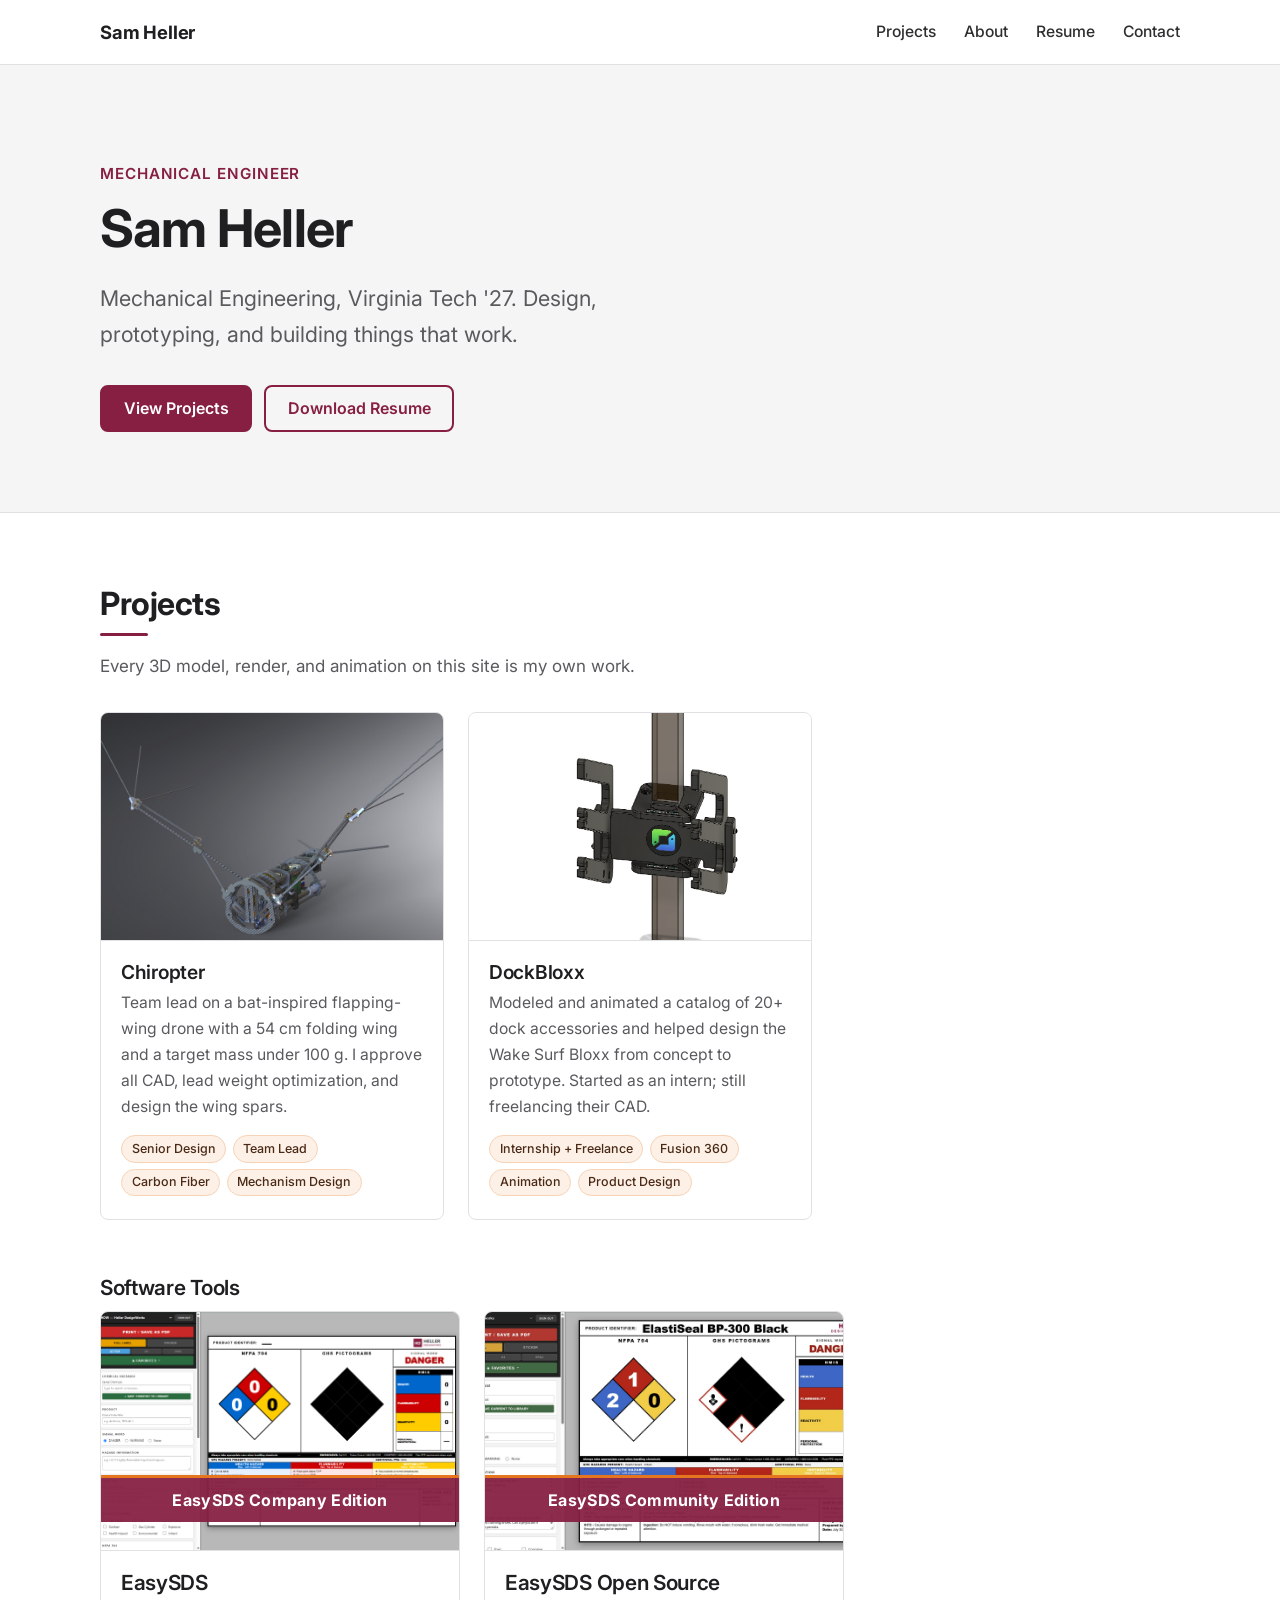
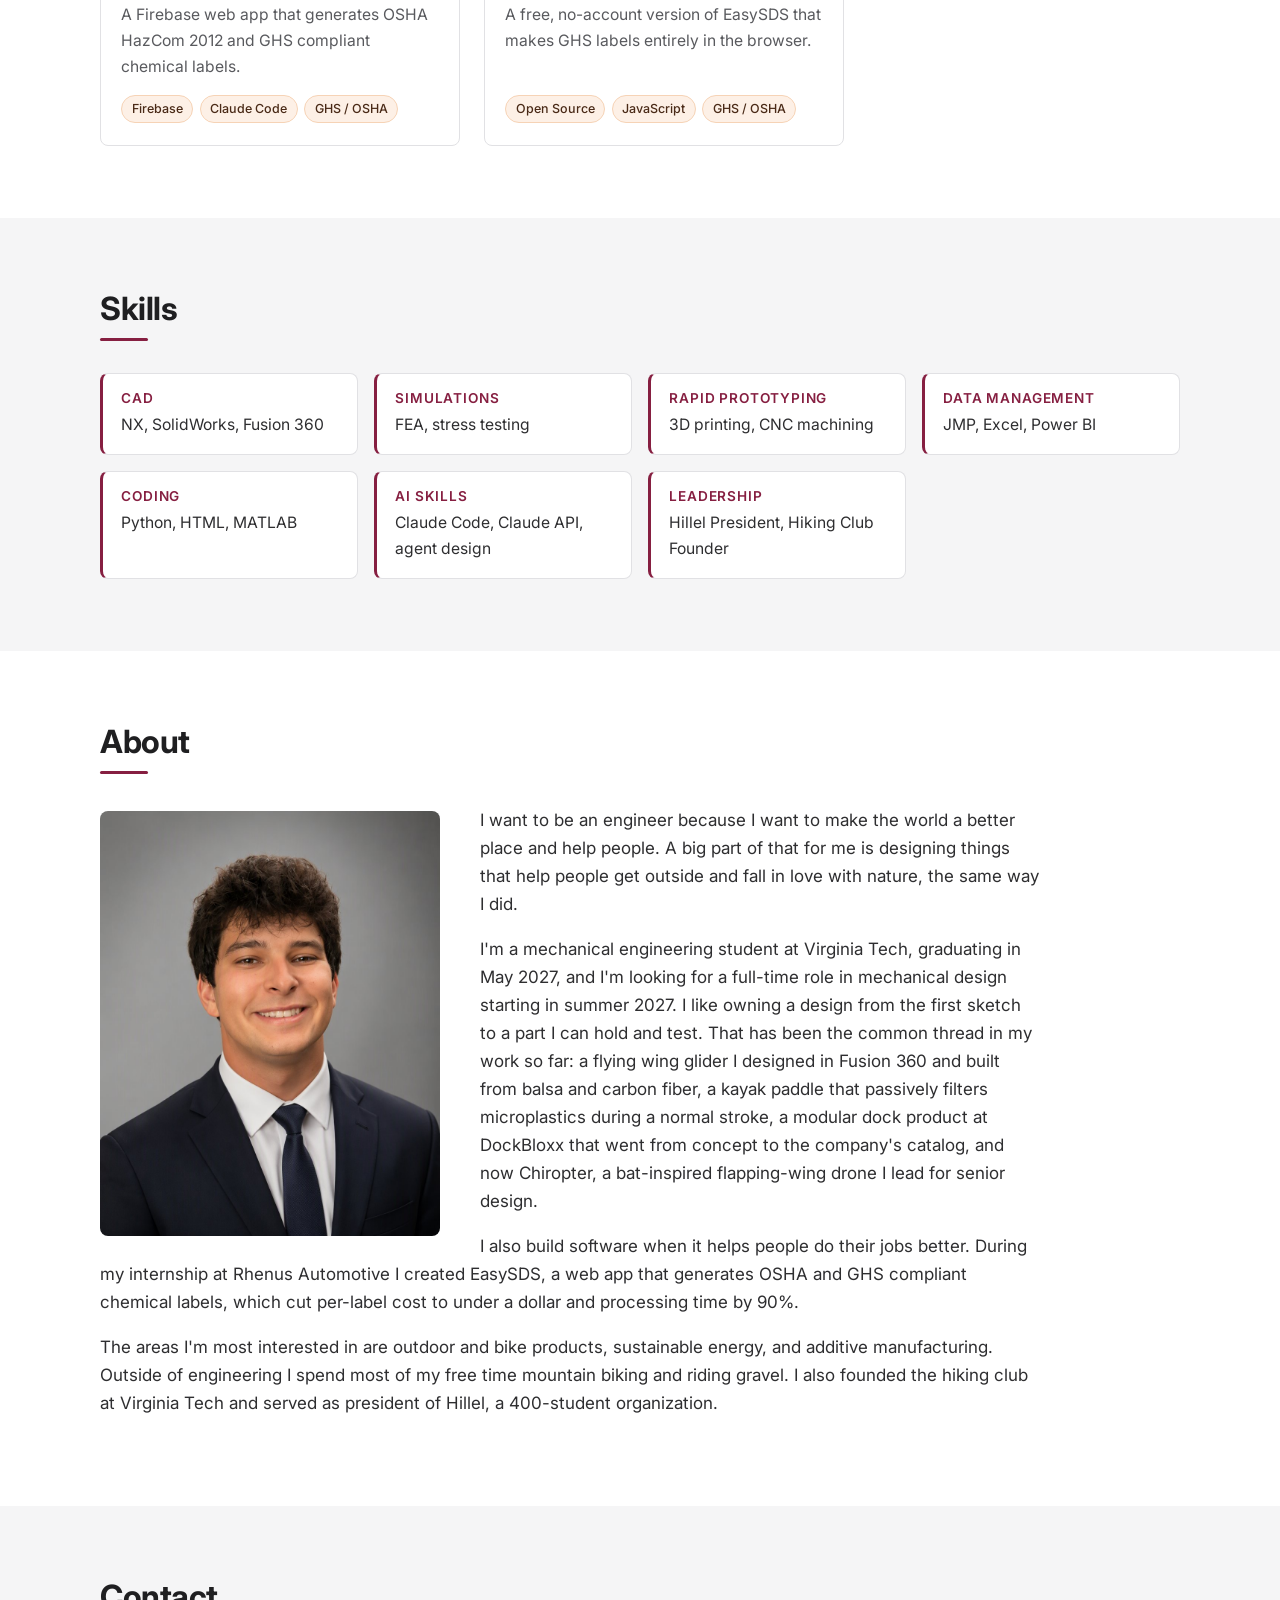
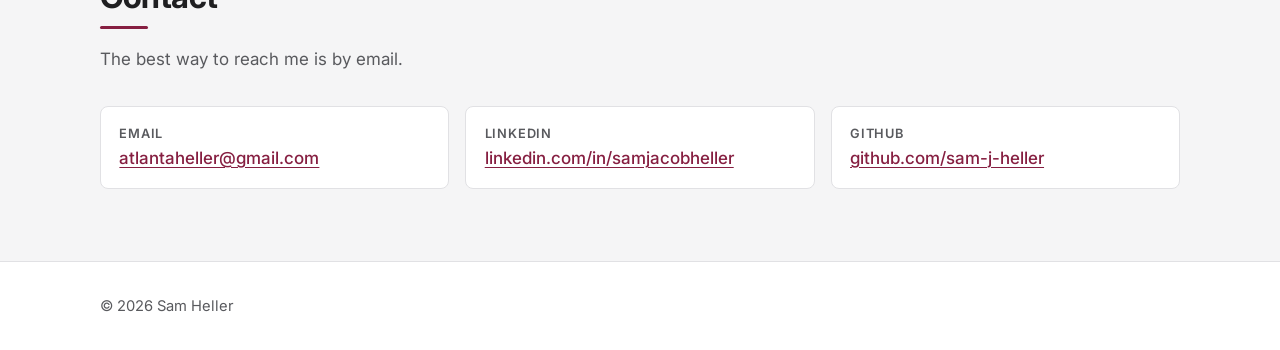
<file: index.html>
<!DOCTYPE html>
<html lang="en">
<head>
  <meta charset="utf-8">
  <meta name="viewport" content="width=device-width, initial-scale=1">
  <title>Sam Heller | Mechanical Engineering Portfolio</title>
  <meta name="description" content="Sam Heller, Mechanical Engineering at Virginia Tech '27. Design, prototyping, and building things that work: flapping-wing drones, product design, composites, and CAD.">
  <meta property="og:type" content="website">
  <meta property="og:title" content="Sam Heller | Mechanical Engineering Portfolio">
  <meta property="og:description" content="Mechanical Engineering, Virginia Tech '27. Design, prototyping, and building things that work.">
  <!-- Open Graph requires an absolute URL, so this is the one place a full URL is used. -->
  <meta property="og:image" content="https://sam-j-heller.github.io/PersonalPortfolio/images/headshot/headshot.jpg">
  <meta property="og:url" content="https://sam-j-heller.github.io/PersonalPortfolio/">
  <link rel="icon" href="favicon.svg" type="image/svg+xml">
  <link rel="preconnect" href="https://fonts.googleapis.com">
  <link rel="preconnect" href="https://fonts.gstatic.com" crossorigin>
  <link rel="stylesheet" href="https://fonts.googleapis.com/css2?family=Inter:wght@400;500;600;700&amp;display=swap">
  <link rel="stylesheet" href="css/style.css">
  <script src="js/main.js"></script>
</head>
<body>
  <a class="skip-link" href="#main">Skip to content</a>

  <header class="site-header">
    <div class="container nav-bar">
      <a class="brand" href="index.html">Sam Heller</a>
      <button class="nav-toggle" type="button" aria-expanded="false" aria-controls="site-nav">
        <span class="visually-hidden">Menu</span>
        <span class="nav-toggle-bar" aria-hidden="true"></span>
      </button>
      <nav id="site-nav" class="site-nav" aria-label="Main">
        <ul>
          <li><a href="#projects">Projects</a></li>
          <li><a href="#about">About</a></li>
          <li><a href="resume/Sam_Heller_Resume.pdf" target="_blank" rel="noopener">Resume</a></li>
          <li><a href="#contact">Contact</a></li>
        </ul>
      </nav>
    </div>
  </header>

  <main id="main">

    <!-- ========== Hero ========== -->
    <section class="hero" aria-labelledby="hero-title">
      <div class="container">
        <p class="hero-eyebrow">Mechanical Engineer</p>
        <h1 id="hero-title">Sam Heller</h1>
        <p class="hero-tagline">Mechanical Engineering, Virginia Tech '27. Design, prototyping, and building things that work.</p>
        <div class="btn-row">
          <a class="btn btn-primary" href="#projects">View Projects</a>
          <a class="btn btn-secondary" href="resume/Sam_Heller_Resume.pdf" target="_blank" rel="noopener">Download Resume</a>
        </div>
      </div>
    </section>

    <!-- ========== Projects ========== -->
    <section id="projects" class="section" aria-labelledby="projects-title">
      <div class="container">
        <div class="section-head">
          <h2 id="projects-title">Projects</h2>
          <p>Every 3D model, render, and animation on this site is my own work.</p>
        </div>

        <div class="card-grid">

          <!-- Card: Chiropter -->
          <article class="card">
            <img class="ratio-3x2" src="images/chiropter/hero.jpg" alt="SolidWorks render of the Chiropter flapping-wing drone" loading="lazy" width="1920" height="1080">
            <div class="card-body">
              <h3><a class="card-link" href="projects/chiropter.html">Chiropter</a></h3>
              <p>Team lead on a bat-inspired flapping-wing drone with a 54 cm folding wing and a target mass under 100 g. I approve all CAD, lead weight optimization, and design the wing spars.</p>
              <ul class="tags" aria-label="Tags">
                <li>Senior Design</li>
                <li>Team Lead</li>
                <li>Carbon Fiber</li>
                <li>Mechanism Design</li>
              </ul>
            </div>
          </article>

          <!-- Card: DockBloxx (public work only) -->
          <article class="card">
            <img class="ratio-3x2" src="images/dockbloxx/hero.jpg" alt="Render of the Wake Surf Bloxx mounted on a dock post with both board cradles installed" loading="lazy" width="1518" height="745">
            <div class="card-body">
              <h3><a class="card-link" href="projects/dockbloxx.html">DockBloxx</a></h3>
              <p>Modeled and animated a catalog of 20+ dock accessories and helped design the Wake Surf Bloxx from concept to prototype. Started as an intern; still freelancing their CAD.</p>
              <ul class="tags" aria-label="Tags">
                <li>Internship + Freelance</li>
                <li>Fusion 360</li>
                <li>Animation</li>
                <li>Product Design</li>
              </ul>
            </div>
          </article>

        </div>

        <!-- Software tools: secondary to the ME work above -->
        <div class="subsection">
          <h3>Software Tools</h3>
          <div class="card-grid card-grid-small">

            <!-- Card: EasySDS -->
            <article class="card">
              <div class="cover">
                <img class="ratio-3x2" src="images/easysds/full-label.png" alt="EasySDS label editor next to a live preview of a full GHS chemical label" loading="lazy" width="1476" height="959">
                <span class="cover-banner" aria-hidden="true">EasySDS Company Edition</span>
              </div>
              <div class="card-body">
                <h3><a class="card-link" href="projects/easysds.html">EasySDS</a></h3>
                <p>A Firebase web app that generates OSHA HazCom 2012 and GHS compliant chemical labels.</p>
                <ul class="tags" aria-label="Tags">
                  <li>Firebase</li>
                  <li>Claude Code</li>
                  <li>GHS / OSHA</li>
                </ul>
              </div>
            </article>

            <!-- Card: EasySDS Open Source -->
            <article class="card">
              <div class="cover">
                <img class="ratio-3x2" src="images/easysds-open-source/hero.jpg" alt="EasySDS label editor with a finished GHS label for ElastiSeal BP-300 Black, showing the NFPA 704 diamond, GHS pictograms, signal word, and HMIS ratings" loading="lazy" width="2000" height="1092">
                <span class="cover-banner" aria-hidden="true">EasySDS Community Edition</span>
              </div>
              <div class="card-body">
                <h3><a class="card-link" href="projects/easysds-open-source.html">EasySDS Open Source</a></h3>
                <p>A free, no-account version of EasySDS that makes GHS labels entirely in the browser.</p>
                <ul class="tags" aria-label="Tags">
                  <li>Open Source</li>
                  <li>JavaScript</li>
                  <li>GHS / OSHA</li>
                </ul>
              </div>
            </article>

          </div>
        </div>
      </div>
    </section>

    <!-- ========== Skills ========== -->
    <section id="skills" class="section section-alt" aria-labelledby="skills-title">
      <div class="container">
        <div class="section-head">
          <h2 id="skills-title">Skills</h2>
        </div>
        <div class="skills-grid">
          <div class="skill-group">
            <h3>CAD</h3>
            <p>NX, SolidWorks, Fusion 360</p>
          </div>
          <div class="skill-group">
            <h3>Simulations</h3>
            <p>FEA, stress testing</p>
          </div>
          <div class="skill-group">
            <h3>Rapid Prototyping</h3>
            <p>3D printing, CNC machining</p>
          </div>
          <div class="skill-group">
            <h3>Data Management</h3>
            <p>JMP, Excel, Power BI</p>
          </div>
          <div class="skill-group">
            <h3>Coding</h3>
            <p>Python, HTML, MATLAB</p>
          </div>
          <div class="skill-group">
            <h3>AI Skills</h3>
            <p>Claude Code, Claude API, agent design</p>
          </div>
          <div class="skill-group">
            <h3>Leadership</h3>
            <p>Hillel President, Hiking Club Founder</p>
          </div>
        </div>
      </div>
    </section>

    <!-- ========== About ========== -->
    <section id="about" class="section" aria-labelledby="about-title">
      <div class="container">
        <div class="section-head">
          <h2 id="about-title">About</h2>
        </div>
        <div class="about-grid">
          <img class="ratio-4x5" src="images/headshot/headshot.jpg" alt="Sam Heller" width="912" height="1152">
          <div class="about-text">
            <p>I want to be an engineer because I want to make the world a better place and help people. A big part of that for me is designing things that help people get outside and fall in love with nature, the same way I did.</p>
            <p>I'm a mechanical engineering student at Virginia Tech, graduating in May 2027, and I'm looking for a full-time role in mechanical design starting in summer 2027. I like owning a design from the first sketch to a part I can hold and test. That has been the common thread in my work so far: a flying wing glider I designed in Fusion 360 and built from balsa and carbon fiber, a kayak paddle that passively filters microplastics during a normal stroke, a modular dock product at DockBloxx that went from concept to the company's catalog, and now Chiropter, a bat-inspired flapping-wing drone I lead for senior design.</p>
            <p>I also build software when it helps people do their jobs better. During my internship at Rhenus Automotive I created EasySDS, a web app that generates OSHA and GHS compliant chemical labels, which cut per-label cost to under a dollar and processing time by 90%.</p>
            <p>The areas I'm most interested in are outdoor and bike products, sustainable energy, and additive manufacturing. Outside of engineering I spend most of my free time mountain biking and riding gravel. I also founded the hiking club at Virginia Tech and served as president of Hillel, a 400-student organization.</p>
          </div>
        </div>
      </div>
    </section>

    <!-- ========== Contact ========== -->
    <section id="contact" class="section section-alt" aria-labelledby="contact-title">
      <div class="container">
        <div class="section-head">
          <h2 id="contact-title">Contact</h2>
          <p>The best way to reach me is by email.</p>
        </div>
        <ul class="contact-list">
          <li>
            <span class="contact-label">Email</span>
            <a href="mailto:atlantaheller@gmail.com">atlantaheller@gmail.com</a>
          </li>
          <li>
            <span class="contact-label">LinkedIn</span>
            <a href="https://www.linkedin.com/in/samjacobheller" target="_blank" rel="noopener">linkedin.com/in/samjacobheller</a>
          </li>
          <li>
            <span class="contact-label">GitHub</span>
            <a href="https://github.com/sam-j-heller" target="_blank" rel="noopener">github.com/sam-j-heller</a>
          </li>
        </ul>
      </div>
    </section>

  </main>

  <footer class="site-footer">
    <div class="container">
      <p>&copy; 2026 Sam Heller</p>
    </div>
  </footer>
</body>
</html>
</file>
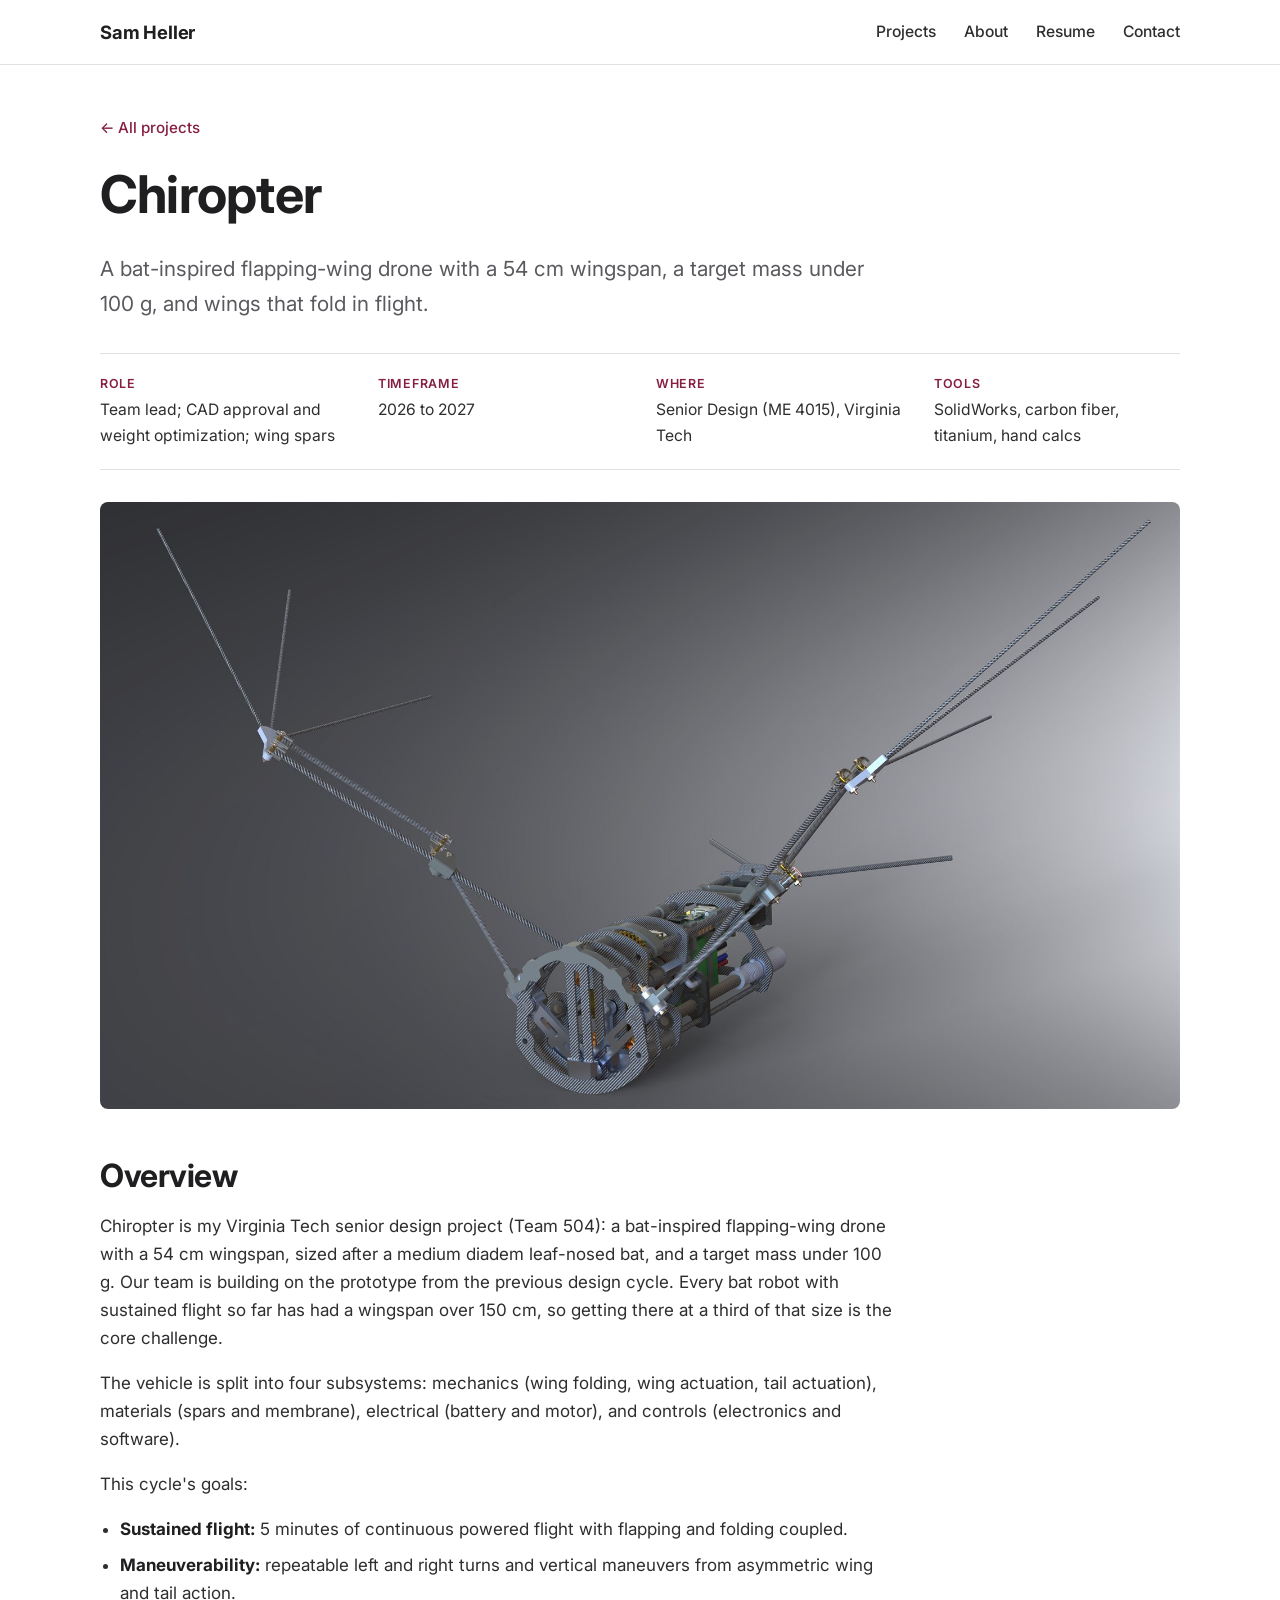
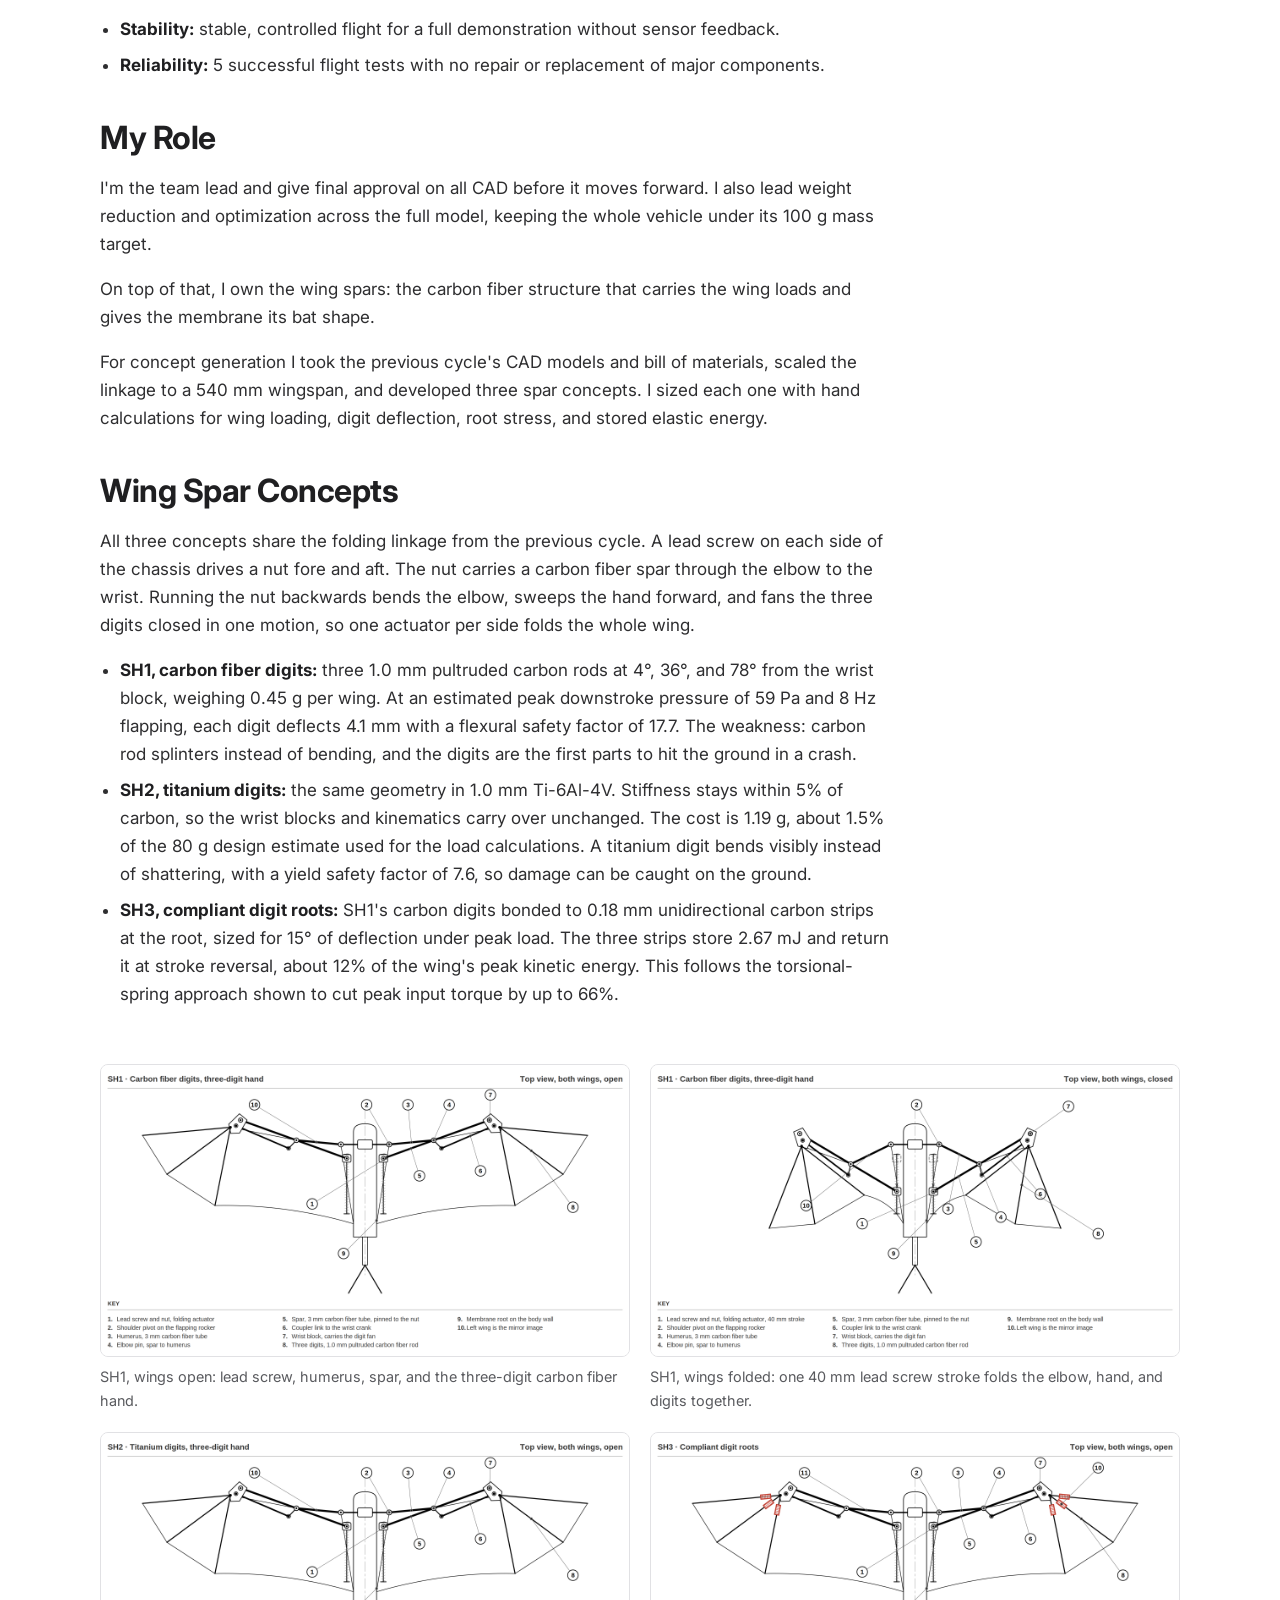
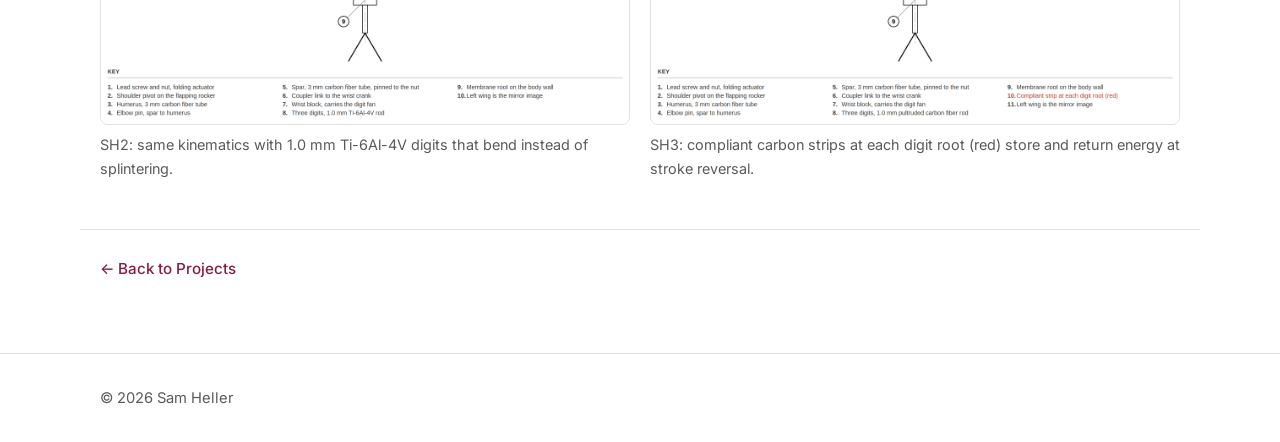
<file: projects/chiropter.html>
<!DOCTYPE html>
<html lang="en">
<head>
  <meta charset="utf-8">
  <meta name="viewport" content="width=device-width, initial-scale=1">
  <title>Chiropter: Flapping-Wing Drone | Sam Heller</title>
  <meta name="description" content="Chiropter is a bat-inspired flapping-wing drone with a 54 cm wingspan and a target mass under 100 g. Sam Heller is team lead and owns the wing spar design for this Virginia Tech senior design project.">
  <meta property="og:type" content="article">
  <meta property="og:title" content="Chiropter: Flapping-Wing Drone | Sam Heller">
  <meta property="og:description" content="Bat-inspired flapping-wing drone, 54 cm wingspan, target mass under 100 g. Virginia Tech senior design.">
  <meta property="og:image" content="https://sam-j-heller.github.io/PersonalPortfolio/images/chiropter/hero.jpg">
  <meta property="og:url" content="https://sam-j-heller.github.io/PersonalPortfolio/projects/chiropter.html">
  <link rel="icon" href="../favicon.svg" type="image/svg+xml">
  <link rel="preconnect" href="https://fonts.googleapis.com">
  <link rel="preconnect" href="https://fonts.gstatic.com" crossorigin>
  <link rel="stylesheet" href="https://fonts.googleapis.com/css2?family=Inter:wght@400;500;600;700&amp;display=swap">
  <link rel="stylesheet" href="../css/style.css">
  <script src="../js/main.js"></script>
</head>
<body>
  <a class="skip-link" href="#main">Skip to content</a>

  <header class="site-header">
    <div class="container nav-bar">
      <a class="brand" href="../index.html">Sam Heller</a>
      <button class="nav-toggle" type="button" aria-expanded="false" aria-controls="site-nav">
        <span class="visually-hidden">Menu</span>
        <span class="nav-toggle-bar" aria-hidden="true"></span>
      </button>
      <nav id="site-nav" class="site-nav" aria-label="Main">
        <ul>
          <li><a href="../index.html#projects">Projects</a></li>
          <li><a href="../index.html#about">About</a></li>
          <li><a href="../resume/Sam_Heller_Resume.pdf" target="_blank" rel="noopener">Resume</a></li>
          <li><a href="../index.html#contact">Contact</a></li>
        </ul>
      </nav>
    </div>
  </header>

  <main id="main">
    <article>
      <header class="container project-head">
        <a class="back-link" href="../index.html#projects">&larr; All projects</a>
        <h1>Chiropter</h1>
        <p class="lede">A bat-inspired flapping-wing drone with a 54 cm wingspan, a target mass under 100 g, and wings that fold in flight.</p>
        <dl class="facts">
          <div><dt>Role</dt><dd>Team lead; CAD approval and weight optimization; wing spars</dd></div>
          <div><dt>Timeframe</dt><dd>2026 to 2027</dd></div>
          <div><dt>Where</dt><dd>Senior Design (ME 4015), Virginia Tech</dd></div>
          <div><dt>Tools</dt><dd>SolidWorks, carbon fiber, titanium, hand calcs</dd></div>
        </dl>
      </header>

      <div class="container project-hero">
        <img class="ratio-16x9" src="../images/chiropter/hero.jpg" alt="SolidWorks render of the Chiropter assembly: a carbon fiber chassis with the flapping drive, electronics, and lead screws, and two folding wings with three carbon fiber digits each" width="1920" height="1080">
      </div>

      <div class="container">
        <div class="prose">
          <section aria-labelledby="overview">
            <h2 id="overview">Overview</h2>
            <p>Chiropter is my Virginia Tech senior design project (Team 504): a bat-inspired flapping-wing drone with a 54 cm wingspan, sized after a medium diadem leaf-nosed bat, and a target mass under 100 g. Our team is building on the prototype from the previous design cycle. Every bat robot with sustained flight so far has had a wingspan over 150 cm, so getting there at a third of that size is the core challenge.</p>
            <p>The vehicle is split into four subsystems: mechanics (wing folding, wing actuation, tail actuation), materials (spars and membrane), electrical (battery and motor), and controls (electronics and software).</p>
            <p>This cycle's goals:</p>
            <ul>
              <li><strong>Sustained flight:</strong> 5 minutes of continuous powered flight with flapping and folding coupled.</li>
              <li><strong>Maneuverability:</strong> repeatable left and right turns and vertical maneuvers from asymmetric wing and tail action.</li>
              <li><strong>Stability:</strong> stable, controlled flight for a full demonstration without sensor feedback.</li>
              <li><strong>Reliability:</strong> 5 successful flight tests with no repair or replacement of major components.</li>
            </ul>
          </section>

          <section aria-labelledby="role">
            <h2 id="role">My Role</h2>
            <p>I'm the team lead and give final approval on all CAD before it moves forward. I also lead weight reduction and optimization across the full model, keeping the whole vehicle under its 100 g mass target.</p>
            <p>On top of that, I own the wing spars: the carbon fiber structure that carries the wing loads and gives the membrane its bat shape.</p>
            <p>For concept generation I took the previous cycle's CAD models and bill of materials, scaled the linkage to a 540 mm wingspan, and developed three spar concepts. I sized each one with hand calculations for wing loading, digit deflection, root stress, and stored elastic energy.</p>
          </section>

          <section aria-labelledby="details">
            <h2 id="details">Wing Spar Concepts</h2>
            <p>All three concepts share the folding linkage from the previous cycle. A lead screw on each side of the chassis drives a nut fore and aft. The nut carries a carbon fiber spar through the elbow to the wrist. Running the nut backwards bends the elbow, sweeps the hand forward, and fans the three digits closed in one motion, so one actuator per side folds the whole wing.</p>
            <ul>
              <li><strong>SH1, carbon fiber digits:</strong> three 1.0 mm pultruded carbon rods at 4&deg;, 36&deg;, and 78&deg; from the wrist block, weighing 0.45 g per wing. At an estimated peak downstroke pressure of 59 Pa and 8 Hz flapping, each digit deflects 4.1 mm with a flexural safety factor of 17.7. The weakness: carbon rod splinters instead of bending, and the digits are the first parts to hit the ground in a crash.</li>
              <li><strong>SH2, titanium digits:</strong> the same geometry in 1.0 mm Ti-6Al-4V. Stiffness stays within 5% of carbon, so the wrist blocks and kinematics carry over unchanged. The cost is 1.19 g, about 1.5% of the 80 g design estimate used for the load calculations. A titanium digit bends visibly instead of shattering, with a yield safety factor of 7.6, so damage can be caught on the ground.</li>
              <li><strong>SH3, compliant digit roots:</strong> SH1's carbon digits bonded to 0.18 mm unidirectional carbon strips at the root, sized for 15&deg; of deflection under peak load. The three strips store 2.67 mJ and return it at stroke reversal, about 12% of the wing's peak kinetic energy. This follows the torsional-spring approach shown to cut peak input torque by up to 66%.</li>
            </ul>
          </section>
        </div>

        <h2 class="visually-hidden">Gallery</h2>
        <div class="gallery">
          <figure>
            <img class="diagram" src="../images/chiropter/sh1-open.png" alt="Top-view diagram of the SH1 concept with both wings open, labeling the lead screw, humerus, spar, wrist block, and three carbon fiber digits" loading="lazy" width="2500" height="1376">
            <figcaption>SH1, wings open: lead screw, humerus, spar, and the three-digit carbon fiber hand.</figcaption>
          </figure>
          <figure>
            <img class="diagram" src="../images/chiropter/sh1-closed.png" alt="Top-view diagram of the SH1 concept with both wings folded closed after a 40 mm lead screw stroke" loading="lazy" width="2500" height="1376">
            <figcaption>SH1, wings folded: one 40 mm lead screw stroke folds the elbow, hand, and digits together.</figcaption>
          </figure>
          <figure>
            <img class="diagram" src="../images/chiropter/sh2-open.png" alt="Top-view diagram of the SH2 concept, identical to SH1 but with 1.0 mm Ti-6Al-4V digits" loading="lazy" width="2500" height="1376">
            <figcaption>SH2: same kinematics with 1.0 mm Ti-6Al-4V digits that bend instead of splintering.</figcaption>
          </figure>
          <figure>
            <img class="diagram" src="../images/chiropter/sh3-open.png" alt="Top-view diagram of the SH3 concept, with compliant carbon strips highlighted in red at each digit root" loading="lazy" width="2500" height="1376">
            <figcaption>SH3: compliant carbon strips at each digit root (red) store and return energy at stroke reversal.</figcaption>
          </figure>
        </div>
      </div>

      <div class="container project-foot">
        <a class="back-link" href="../index.html#projects">&larr; Back to Projects</a>
      </div>
    </article>
  </main>

  <footer class="site-footer">
    <div class="container">
      <p>&copy; 2026 Sam Heller</p>
    </div>
  </footer>
</body>
</html>
</file>
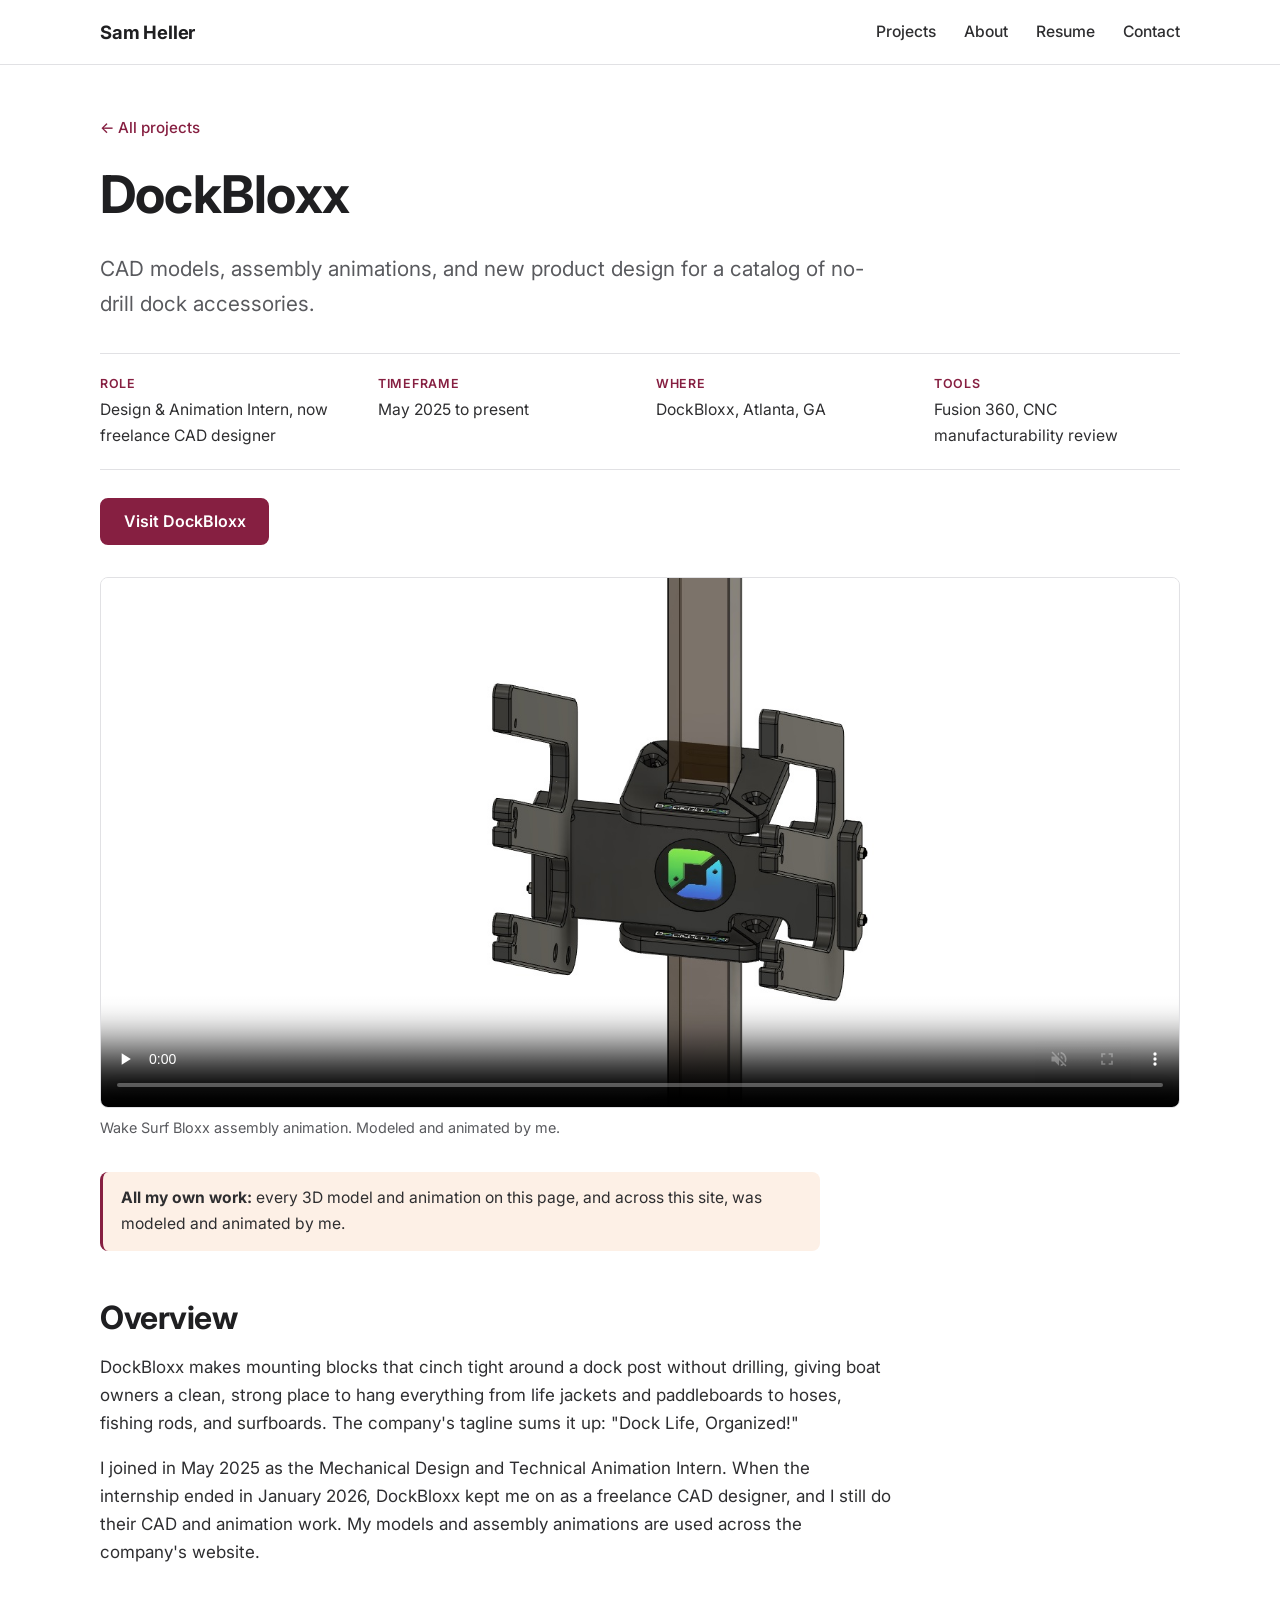
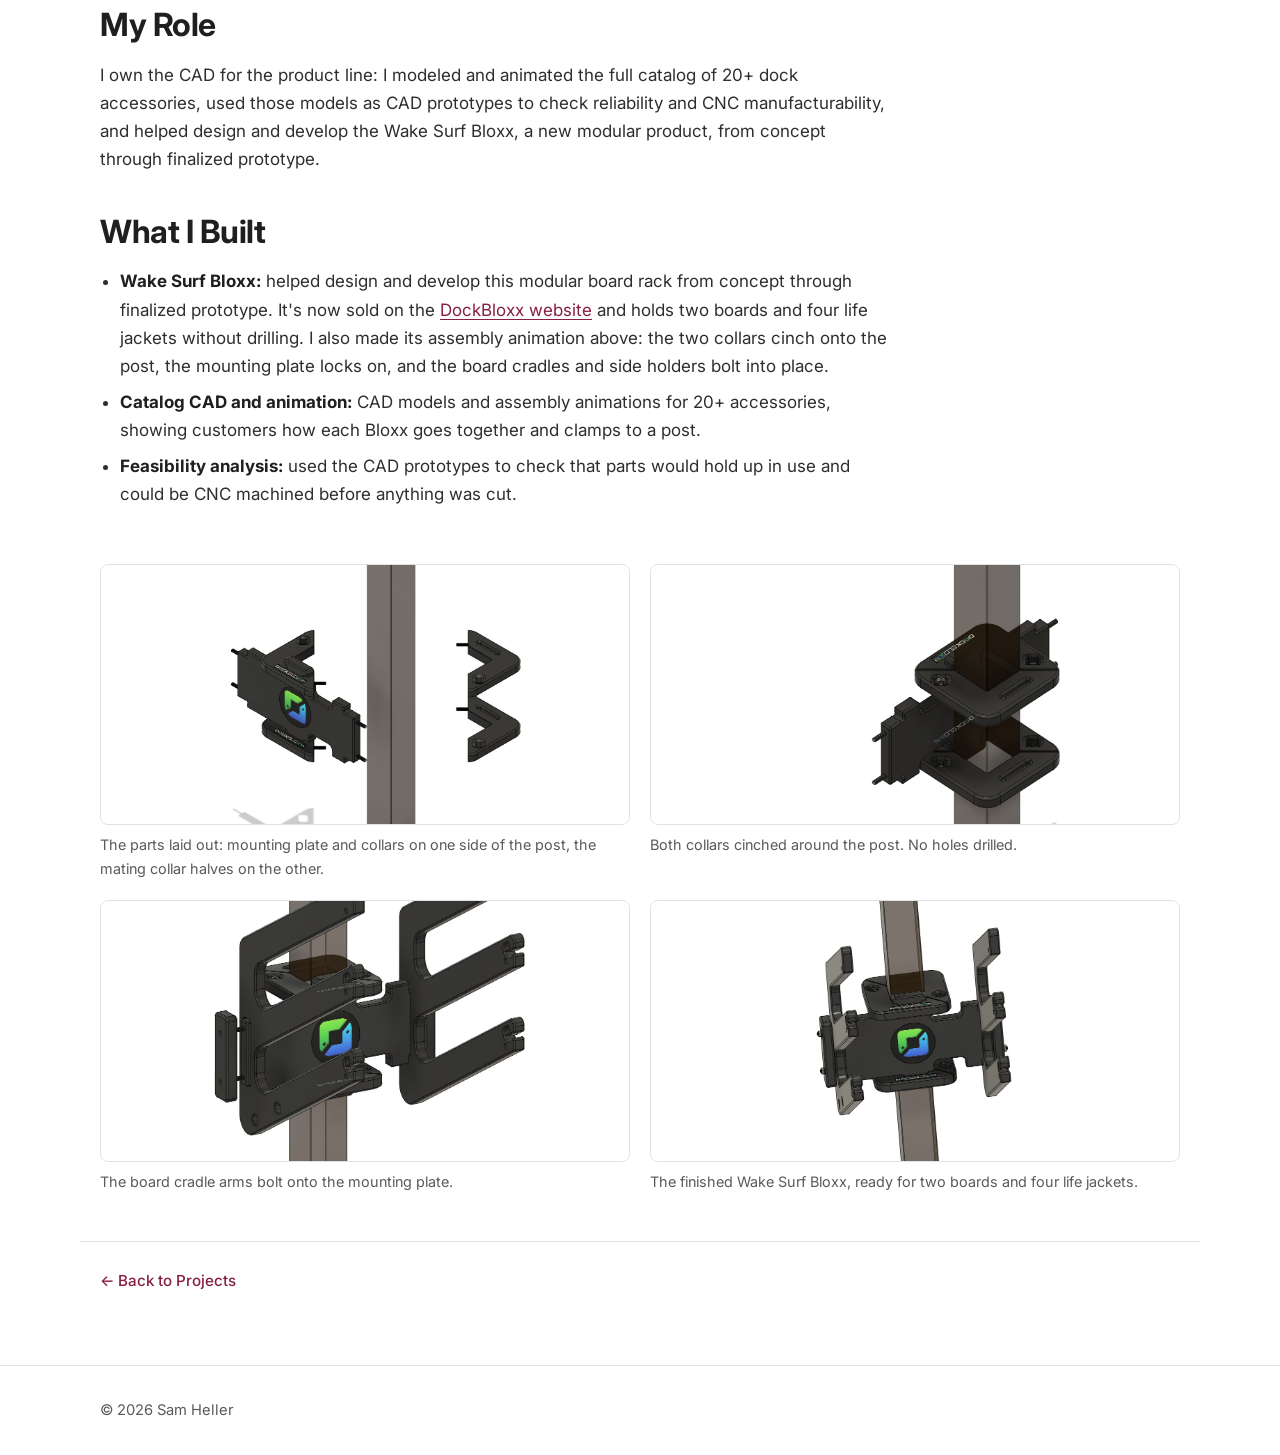
<file: projects/dockbloxx.html>
<!DOCTYPE html>
<html lang="en">
<head>
  <meta charset="utf-8">
  <meta name="viewport" content="width=device-width, initial-scale=1">
  <title>DockBloxx: CAD, Animation, and Product Design | Sam Heller</title>
  <meta name="description" content="Sam Heller's work at DockBloxx, first as Mechanical Design and Technical Animation Intern and now as a freelance CAD designer: CAD models and assembly animations for 20+ dock accessories, CNC feasibility checks, and helping design the Wake Surf Bloxx.">
  <meta property="og:type" content="article">
  <meta property="og:title" content="DockBloxx: CAD, Animation, and Product Design | Sam Heller">
  <meta property="og:description" content="Modeled and animated 20+ dock accessories and helped design and develop the Wake Surf Bloxx, from concept through finalized prototype.">
  <meta property="og:image" content="https://sam-j-heller.github.io/PersonalPortfolio/images/dockbloxx/hero.jpg">
  <meta property="og:url" content="https://sam-j-heller.github.io/PersonalPortfolio/projects/dockbloxx.html">
  <link rel="icon" href="../favicon.svg" type="image/svg+xml">
  <link rel="preconnect" href="https://fonts.googleapis.com">
  <link rel="preconnect" href="https://fonts.gstatic.com" crossorigin>
  <link rel="stylesheet" href="https://fonts.googleapis.com/css2?family=Inter:wght@400;500;600;700&amp;display=swap">
  <link rel="stylesheet" href="../css/style.css">
  <script src="../js/main.js"></script>
</head>
<body>
  <a class="skip-link" href="#main">Skip to content</a>

  <header class="site-header">
    <div class="container nav-bar">
      <a class="brand" href="../index.html">Sam Heller</a>
      <button class="nav-toggle" type="button" aria-expanded="false" aria-controls="site-nav">
        <span class="visually-hidden">Menu</span>
        <span class="nav-toggle-bar" aria-hidden="true"></span>
      </button>
      <nav id="site-nav" class="site-nav" aria-label="Main">
        <ul>
          <li><a href="../index.html#projects">Projects</a></li>
          <li><a href="../index.html#about">About</a></li>
          <li><a href="../resume/Sam_Heller_Resume.pdf" target="_blank" rel="noopener">Resume</a></li>
          <li><a href="../index.html#contact">Contact</a></li>
        </ul>
      </nav>
    </div>
  </header>

  <!-- NOTE: Only publicly released DockBloxx work belongs on this page. -->
  <main id="main">
    <article>
      <header class="container project-head">
        <a class="back-link" href="../index.html#projects">&larr; All projects</a>
        <h1>DockBloxx</h1>
        <p class="lede">CAD models, assembly animations, and new product design for a catalog of no-drill dock accessories.</p>
        <dl class="facts">
          <div><dt>Role</dt><dd>Design &amp; Animation Intern, now freelance CAD designer</dd></div>
          <div><dt>Timeframe</dt><dd>May 2025 to present</dd></div>
          <div><dt>Where</dt><dd>DockBloxx, Atlanta, GA</dd></div>
          <div><dt>Tools</dt><dd>Fusion 360, CNC manufacturability review</dd></div>
        </dl>
        <div class="btn-row">
          <a class="btn btn-primary" href="https://dockbloxx.com/" target="_blank" rel="noopener">Visit DockBloxx</a>
        </div>
      </header>

      <div class="container project-hero">
        <figure class="figure-wide">
          <video class="hero-video" controls muted loop playsinline preload="none" poster="../images/dockbloxx/hero.jpg" width="1518" height="745" aria-label="Wake Surf Bloxx assembly animation: two collars cinch onto a square dock post, then the mounting plate, board cradles, and side holders bolt on">
            <source src="../images/dockbloxx/surf-bloxx-animation.mp4" type="video/mp4">
          </video>
          <figcaption>Wake Surf Bloxx assembly animation. Modeled and animated by me.</figcaption>
        </figure>
      </div>

      <div class="container">
        <p class="credit-note"><strong>All my own work:</strong> every 3D model and animation on this page, and across this site, was modeled and animated by me.</p>
        <div class="prose">
          <section aria-labelledby="overview">
            <h2 id="overview">Overview</h2>
            <p>DockBloxx makes mounting blocks that cinch tight around a dock post without drilling, giving boat owners a clean, strong place to hang everything from life jackets and paddleboards to hoses, fishing rods, and surfboards. The company's tagline sums it up: "Dock Life, Organized!"</p>
            <p>I joined in May 2025 as the Mechanical Design and Technical Animation Intern. When the internship ended in January 2026, DockBloxx kept me on as a freelance CAD designer, and I still do their CAD and animation work. My models and assembly animations are used across the company's website.</p>
          </section>

          <section aria-labelledby="role">
            <h2 id="role">My Role</h2>
            <p>I own the CAD for the product line: I modeled and animated the full catalog of 20+ dock accessories, used those models as CAD prototypes to check reliability and CNC manufacturability, and helped design and develop the Wake Surf Bloxx, a new modular product, from concept through finalized prototype.</p>
          </section>

          <section aria-labelledby="details">
            <h2 id="details">What I Built</h2>
            <ul>
              <li><strong>Wake Surf Bloxx:</strong> helped design and develop this modular board rack from concept through finalized prototype. It's now sold on the <a href="https://dockbloxx.com/shop/wake-surf-bloxx" target="_blank" rel="noopener">DockBloxx website</a> and holds two boards and four life jackets without drilling. I also made its assembly animation above: the two collars cinch onto the post, the mounting plate locks on, and the board cradles and side holders bolt into place.</li>
              <li><strong>Catalog CAD and animation:</strong> CAD models and assembly animations for 20+ accessories, showing customers how each Bloxx goes together and clamps to a post.</li>
              <li><strong>Feasibility analysis:</strong> used the CAD prototypes to check that parts would hold up in use and could be CNC machined before anything was cut.</li>
            </ul>
          </section>
        </div>

        <h2 class="visually-hidden">Animation stills</h2>
        <div class="gallery">
          <figure>
            <img class="diagram" src="../images/dockbloxx/surf-1-parts.jpg" alt="Animation still: the mounting plate with both collars on one side of a square dock post and the two mating collar halves on the other" loading="lazy" width="1518" height="745">
            <figcaption>The parts laid out: mounting plate and collars on one side of the post, the mating collar halves on the other.</figcaption>
          </figure>
          <figure>
            <img class="diagram" src="../images/dockbloxx/surf-2-collars.jpg" alt="Animation still: both collars closed around the dock post with the mounting plate attached" loading="lazy" width="1518" height="745">
            <figcaption>Both collars cinched around the post. No holes drilled.</figcaption>
          </figure>
          <figure>
            <img class="diagram" src="../images/dockbloxx/surf-3-cradles.jpg" alt="Animation still: close-up of a board cradle arm bolting onto the mounting plate" loading="lazy" width="1518" height="745">
            <figcaption>The board cradle arms bolt onto the mounting plate.</figcaption>
          </figure>
          <figure>
            <img class="diagram" src="../images/dockbloxx/surf-4-finished.jpg" alt="Animation still: the finished Wake Surf Bloxx on the post with both board cradles and side holders installed" loading="lazy" width="1518" height="745">
            <figcaption>The finished Wake Surf Bloxx, ready for two boards and four life jackets.</figcaption>
          </figure>
        </div>
      </div>

      <div class="container project-foot">
        <a class="back-link" href="../index.html#projects">&larr; Back to Projects</a>
      </div>
    </article>
  </main>

  <footer class="site-footer">
    <div class="container">
      <p>&copy; 2026 Sam Heller</p>
    </div>
  </footer>
</body>
</html>
</file>
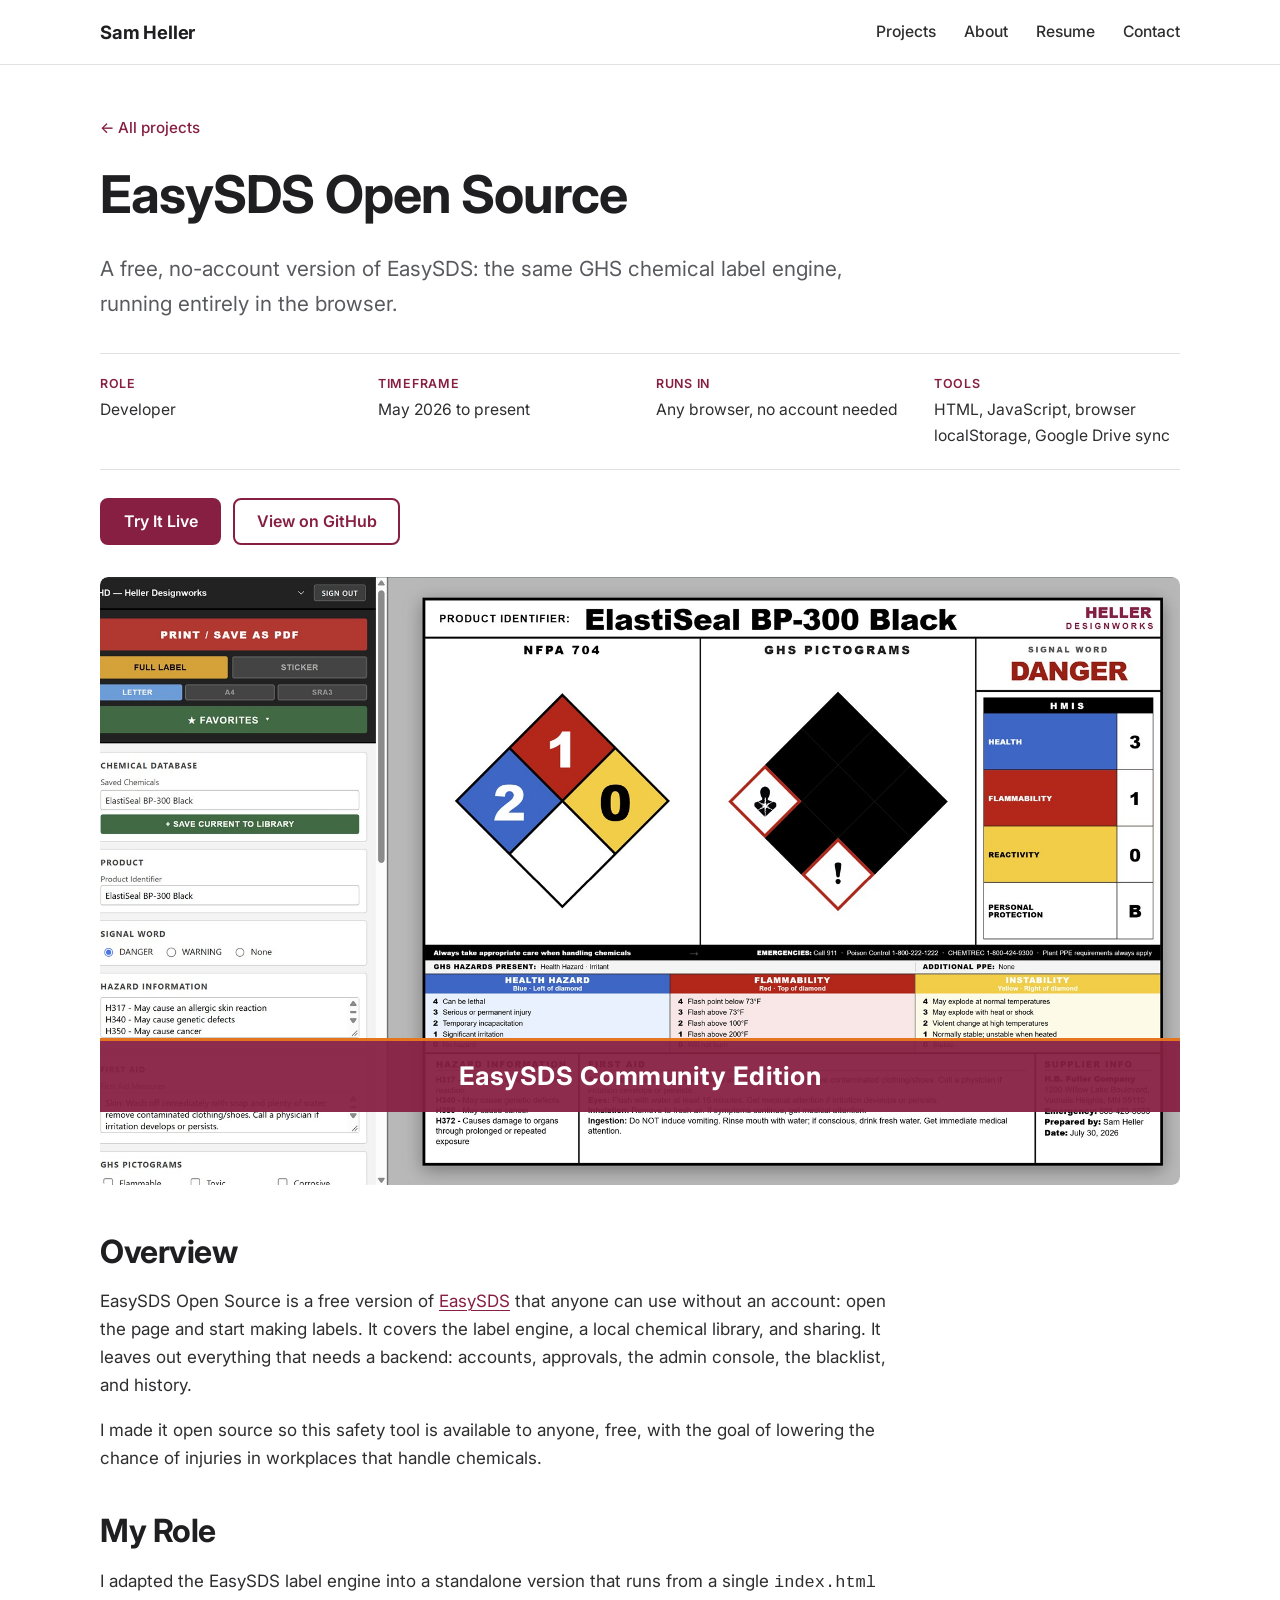
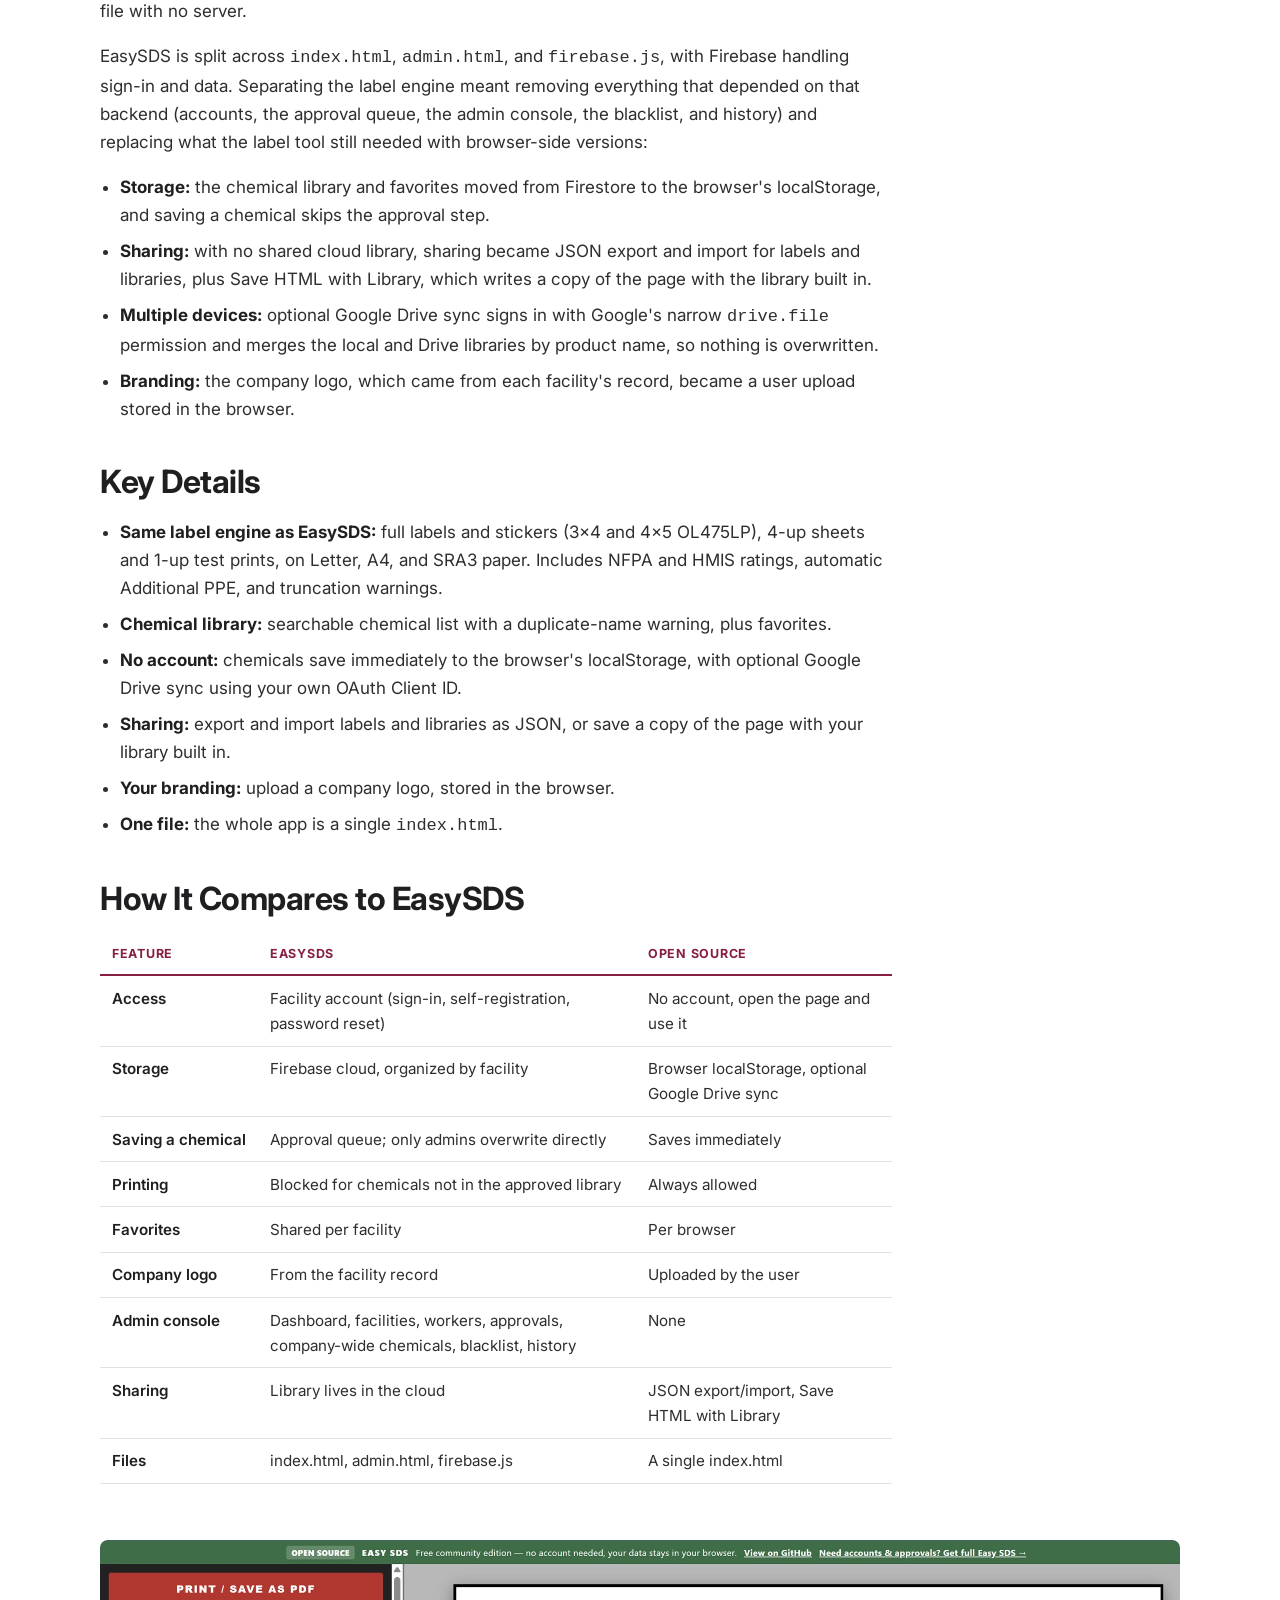
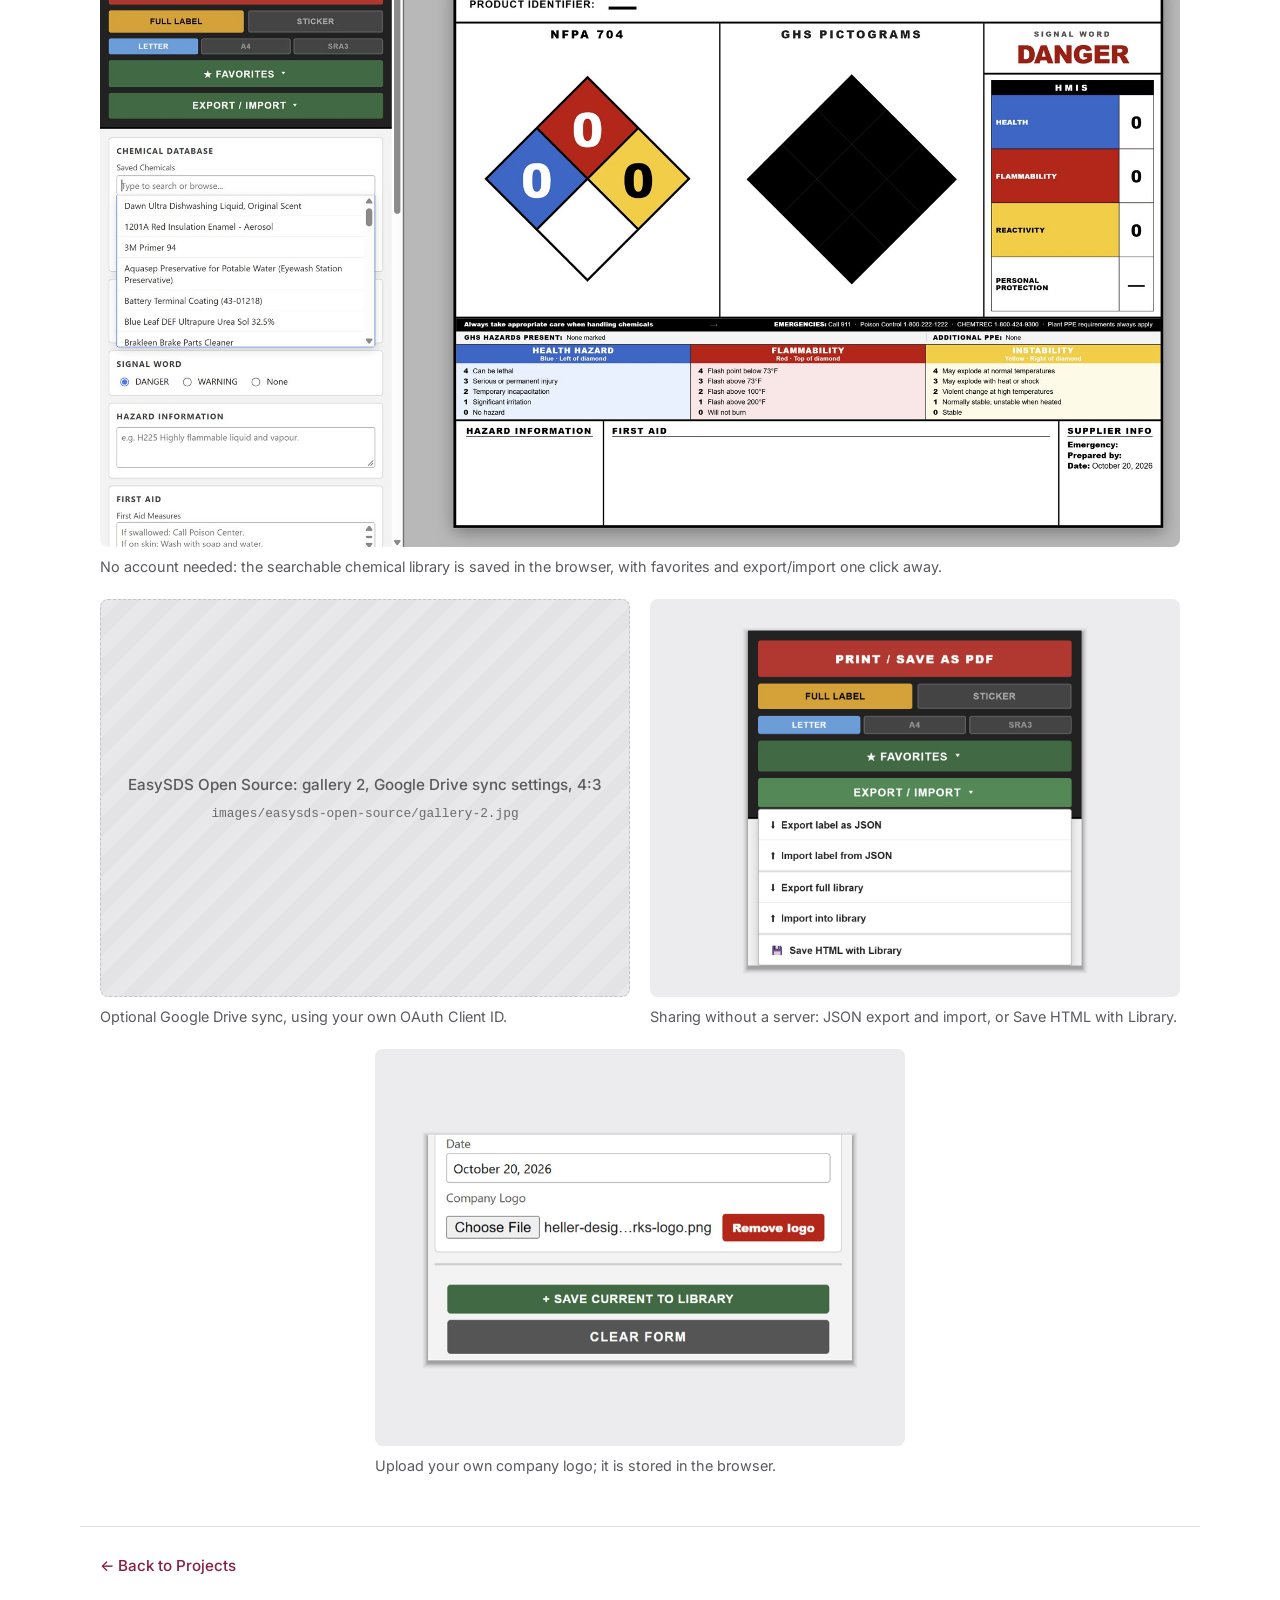
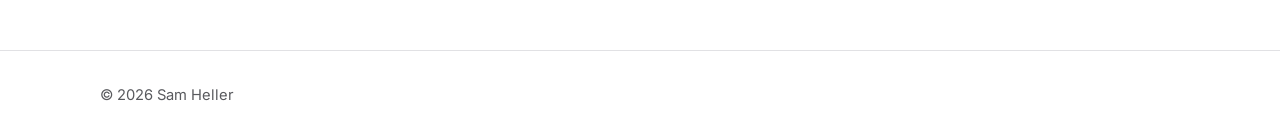
<file: projects/easysds-open-source.html>
<!DOCTYPE html>
<html lang="en">
<head>
  <meta charset="utf-8">
  <meta name="viewport" content="width=device-width, initial-scale=1">
  <title>EasySDS Open Source: Free GHS Label Maker | Sam Heller</title>
  <meta name="description" content="EasySDS Open Source is a free, no-account version of EasySDS that makes GHS chemical labels in the browser, with a local chemical library and JSON export and import.">
  <meta property="og:type" content="article">
  <meta property="og:title" content="EasySDS Open Source: Free GHS Label Maker | Sam Heller">
  <meta property="og:description" content="A free, no-account version of EasySDS: the same label engine, running entirely in the browser.">
  <meta property="og:image" content="https://sam-j-heller.github.io/PersonalPortfolio/images/easysds-open-source/hero.jpg">
  <meta property="og:url" content="https://sam-j-heller.github.io/PersonalPortfolio/projects/easysds-open-source.html">
  <link rel="icon" href="../favicon.svg" type="image/svg+xml">
  <link rel="preconnect" href="https://fonts.googleapis.com">
  <link rel="preconnect" href="https://fonts.gstatic.com" crossorigin>
  <link rel="stylesheet" href="https://fonts.googleapis.com/css2?family=Inter:wght@400;500;600;700&amp;display=swap">
  <link rel="stylesheet" href="../css/style.css">
  <script src="../js/main.js"></script>
</head>
<body>
  <a class="skip-link" href="#main">Skip to content</a>

  <header class="site-header">
    <div class="container nav-bar">
      <a class="brand" href="../index.html">Sam Heller</a>
      <button class="nav-toggle" type="button" aria-expanded="false" aria-controls="site-nav">
        <span class="visually-hidden">Menu</span>
        <span class="nav-toggle-bar" aria-hidden="true"></span>
      </button>
      <nav id="site-nav" class="site-nav" aria-label="Main">
        <ul>
          <li><a href="../index.html#projects">Projects</a></li>
          <li><a href="../index.html#about">About</a></li>
          <li><a href="../resume/Sam_Heller_Resume.pdf" target="_blank" rel="noopener">Resume</a></li>
          <li><a href="../index.html#contact">Contact</a></li>
        </ul>
      </nav>
    </div>
  </header>

  <main id="main">
    <article>
      <header class="container project-head">
        <a class="back-link" href="../index.html#projects">&larr; All projects</a>
        <h1>EasySDS Open Source</h1>
        <p class="lede">A free, no-account version of EasySDS: the same GHS chemical label engine, running entirely in the browser.</p>
        <dl class="facts">
          <div><dt>Role</dt><dd>Developer</dd></div>
          <div><dt>Timeframe</dt><dd>May 2026 to present</dd></div>
          <div><dt>Runs in</dt><dd>Any browser, no account needed</dd></div>
          <div><dt>Tools</dt><dd>HTML, JavaScript, browser localStorage, Google Drive sync</dd></div>
        </dl>
        <div class="btn-row">
          <a class="btn btn-primary" href="https://sam-j-heller.github.io/Easy-SDS-Open-Source/" target="_blank" rel="noopener">Try It Live</a>
          <a class="btn btn-secondary" href="https://github.com/sam-j-heller/Easy-SDS-Open-Source" target="_blank" rel="noopener">View on GitHub</a>
        </div>
      </header>

      <div class="container project-hero">
        <!-- The banner is drawn in code over the cover, so this can be the same screenshot as EasySDS's cover. -->
        <div class="cover">
          <img class="ratio-16x9" src="../images/easysds-open-source/hero.jpg" alt="EasySDS label editor with a finished GHS label for ElastiSeal BP-300 Black, showing the NFPA 704 diamond, GHS pictograms, signal word, and HMIS ratings" width="2000" height="1092">
          <span class="cover-banner" aria-hidden="true">EasySDS Community Edition</span>
        </div>
      </div>

      <div class="container">
        <div class="prose">
          <section aria-labelledby="overview">
            <h2 id="overview">Overview</h2>
            <p>EasySDS Open Source is a free version of <a href="easysds.html">EasySDS</a> that anyone can use without an account: open the page and start making labels. It covers the label engine, a local chemical library, and sharing. It leaves out everything that needs a backend: accounts, approvals, the admin console, the blacklist, and history.</p>
            <p>I made it open source so this safety tool is available to anyone, free, with the goal of lowering the chance of injuries in workplaces that handle chemicals.</p>
          </section>

          <section aria-labelledby="role">
            <h2 id="role">My Role</h2>
            <p>I adapted the EasySDS label engine into a standalone version that runs from a single <code>index.html</code> file with no server.</p>
            <p>EasySDS is split across <code>index.html</code>, <code>admin.html</code>, and <code>firebase.js</code>, with Firebase handling sign-in and data. Separating the label engine meant removing everything that depended on that backend (accounts, the approval queue, the admin console, the blacklist, and history) and replacing what the label tool still needed with browser-side versions:</p>
            <ul>
              <li><strong>Storage:</strong> the chemical library and favorites moved from Firestore to the browser's localStorage, and saving a chemical skips the approval step.</li>
              <li><strong>Sharing:</strong> with no shared cloud library, sharing became JSON export and import for labels and libraries, plus Save HTML with Library, which writes a copy of the page with the library built in.</li>
              <li><strong>Multiple devices:</strong> optional Google Drive sync signs in with Google's narrow <code>drive.file</code> permission and merges the local and Drive libraries by product name, so nothing is overwritten.</li>
              <li><strong>Branding:</strong> the company logo, which came from each facility's record, became a user upload stored in the browser.</li>
            </ul>
          </section>

          <section aria-labelledby="details">
            <h2 id="details">Key Details</h2>
            <ul>
              <li><strong>Same label engine as EasySDS:</strong> full labels and stickers (3&times;4 and 4&times;5 OL475LP), 4-up sheets and 1-up test prints, on Letter, A4, and SRA3 paper. Includes NFPA and HMIS ratings, automatic Additional PPE, and truncation warnings.</li>
              <li><strong>Chemical library:</strong> searchable chemical list with a duplicate-name warning, plus favorites.</li>
              <li><strong>No account:</strong> chemicals save immediately to the browser's localStorage, with optional Google Drive sync using your own OAuth Client ID.</li>
              <li><strong>Sharing:</strong> export and import labels and libraries as JSON, or save a copy of the page with your library built in.</li>
              <li><strong>Your branding:</strong> upload a company logo, stored in the browser.</li>
              <li><strong>One file:</strong> the whole app is a single <code>index.html</code>.</li>
            </ul>
          </section>

          <section aria-labelledby="compare">
            <h2 id="compare">How It Compares to EasySDS</h2>
            <div class="table-wrap">
              <table class="compare">
                <thead>
                  <tr><th scope="col">Feature</th><th scope="col">EasySDS</th><th scope="col">Open Source</th></tr>
                </thead>
                <tbody>
                  <tr><th scope="row">Access</th><td>Facility account (sign-in, self-registration, password reset)</td><td>No account, open the page and use it</td></tr>
                  <tr><th scope="row">Storage</th><td>Firebase cloud, organized by facility</td><td>Browser localStorage, optional Google Drive sync</td></tr>
                  <tr><th scope="row">Saving a chemical</th><td>Approval queue; only admins overwrite directly</td><td>Saves immediately</td></tr>
                  <tr><th scope="row">Printing</th><td>Blocked for chemicals not in the approved library</td><td>Always allowed</td></tr>
                  <tr><th scope="row">Favorites</th><td>Shared per facility</td><td>Per browser</td></tr>
                  <tr><th scope="row">Company logo</th><td>From the facility record</td><td>Uploaded by the user</td></tr>
                  <tr><th scope="row">Admin console</th><td>Dashboard, facilities, workers, approvals, company-wide chemicals, blacklist, history</td><td>None</td></tr>
                  <tr><th scope="row">Sharing</th><td>Library lives in the cloud</td><td>JSON export/import, Save HTML with Library</td></tr>
                  <tr><th scope="row">Files</th><td>index.html, admin.html, firebase.js</td><td>A single index.html</td></tr>
                </tbody>
              </table>
            </div>
          </section>
        </div>

        <h2 class="visually-hidden">Gallery</h2>
        <div class="gallery">
          <figure class="wide">
            <img class="ratio-16x9" src="../images/easysds-open-source/gallery-1.jpg" alt="EasySDS Open Source with the community edition banner reading no account needed and your data stays in your browser, the searchable chemical library open in the sidebar, and a blank label preview" loading="lazy" width="2000" height="1125">
            <figcaption>No account needed: the searchable chemical library is saved in the browser, with favorites and export/import one click away.</figcaption>
          </figure>
          <figure>
            <!-- REPLACE WITH: <img class="ratio-4x3" src="../images/easysds-open-source/gallery-2.jpg" alt="Google Drive sync settings" loading="lazy" width="1600" height="1200"> -->
            <div class="ph ratio-4x3" role="img" aria-label="Placeholder for EasySDS Open Source gallery image 2">
              <span>EasySDS Open Source: gallery 2, Google Drive sync settings, 4:3</span>
              <code>images/easysds-open-source/gallery-2.jpg</code>
            </div>
            <figcaption>Optional Google Drive sync, using your own OAuth Client ID.</figcaption>
          </figure>
          <figure>
            <img class="ratio-4x3" src="../images/easysds-open-source/gallery-3.jpg" alt="EasySDS Open Source Export / Import menu with options to export or import a label as JSON, export the full library, import into the library, and Save HTML with Library" loading="lazy" width="1600" height="1200">
            <figcaption>Sharing without a server: JSON export and import, or Save HTML with Library.</figcaption>
          </figure>
          <figure class="solo">
            <img class="ratio-4x3" src="../images/easysds-open-source/gallery-4.jpg" alt="EasySDS Open Source Company Logo field with heller-designworks-logo.png chosen and a Remove logo button, above the Save Current to Library and Clear Form buttons" loading="lazy" width="1600" height="1200">
            <figcaption>Upload your own company logo; it is stored in the browser.</figcaption>
          </figure>
        </div>
      </div>

      <div class="container project-foot">
        <a class="back-link" href="../index.html#projects">&larr; Back to Projects</a>
      </div>
    </article>
  </main>

  <footer class="site-footer">
    <div class="container">
      <p>&copy; 2026 Sam Heller</p>
    </div>
  </footer>
</body>
</html>
</file>
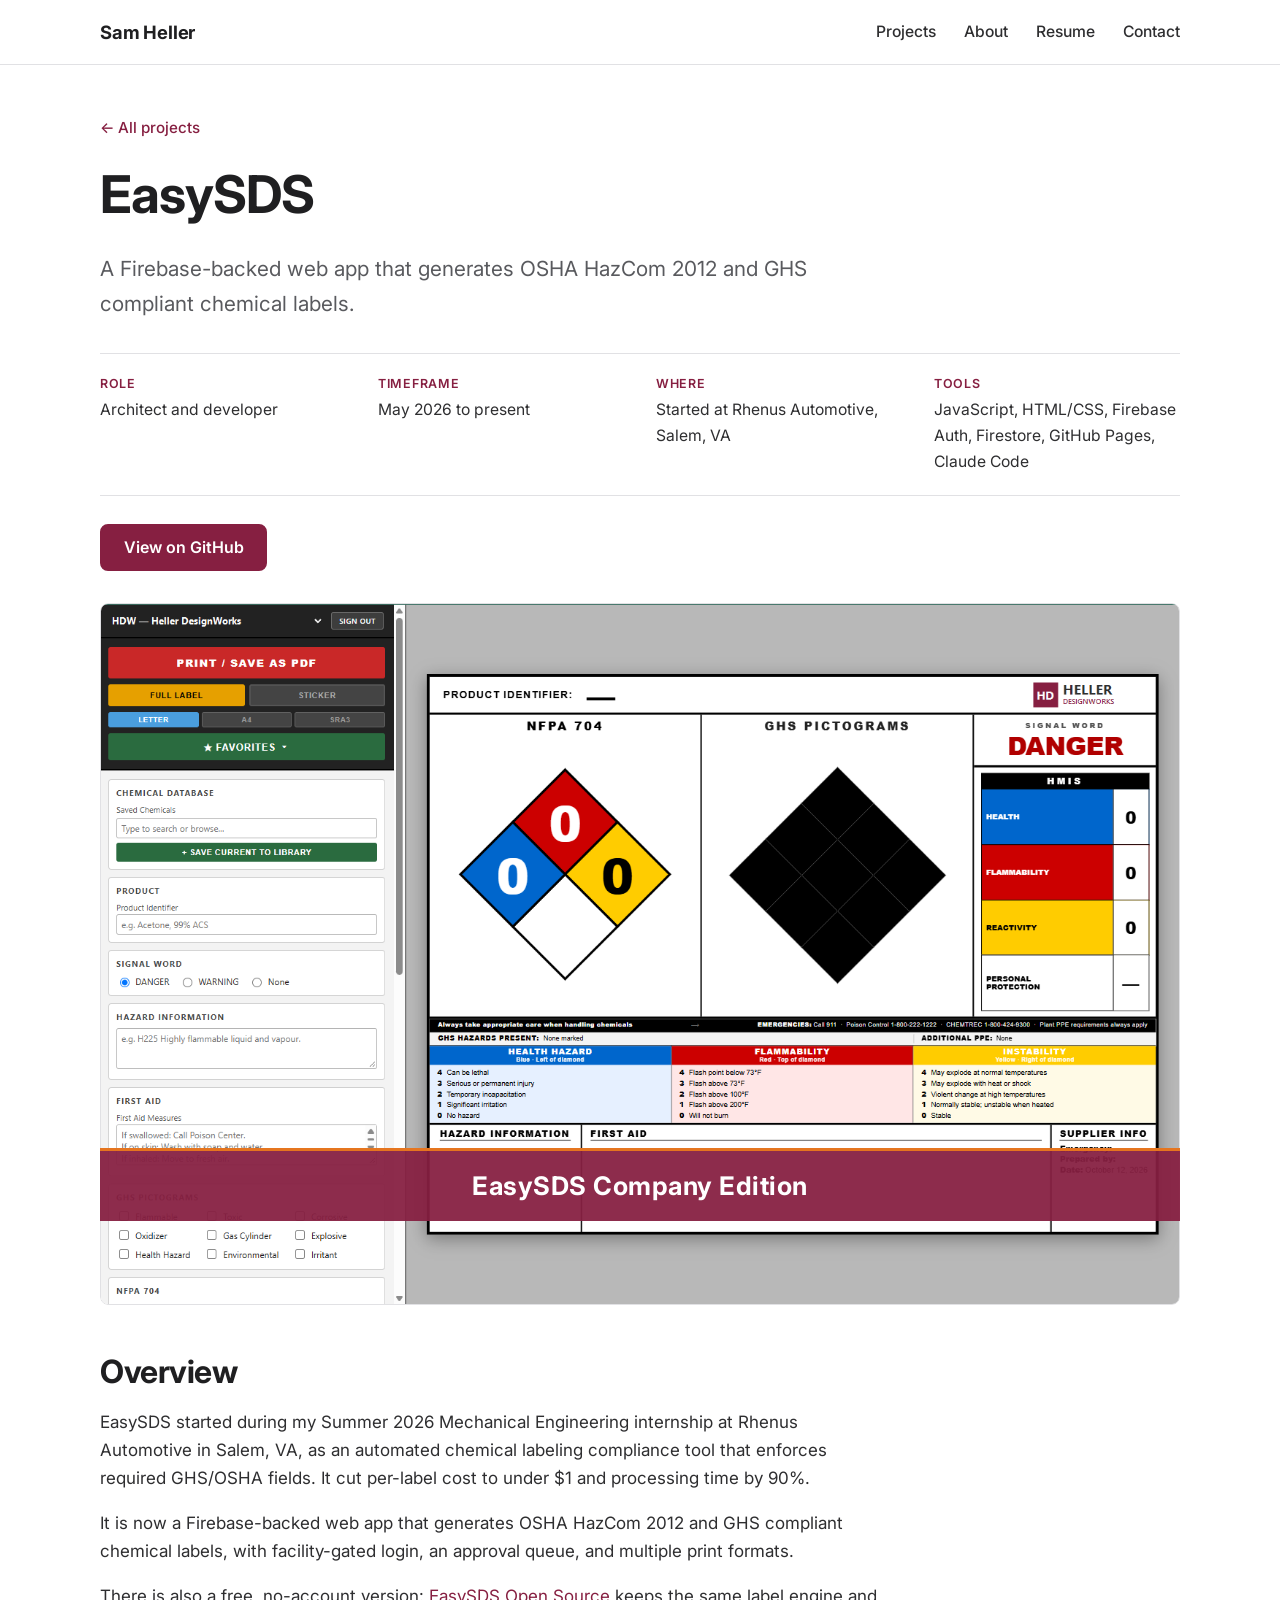
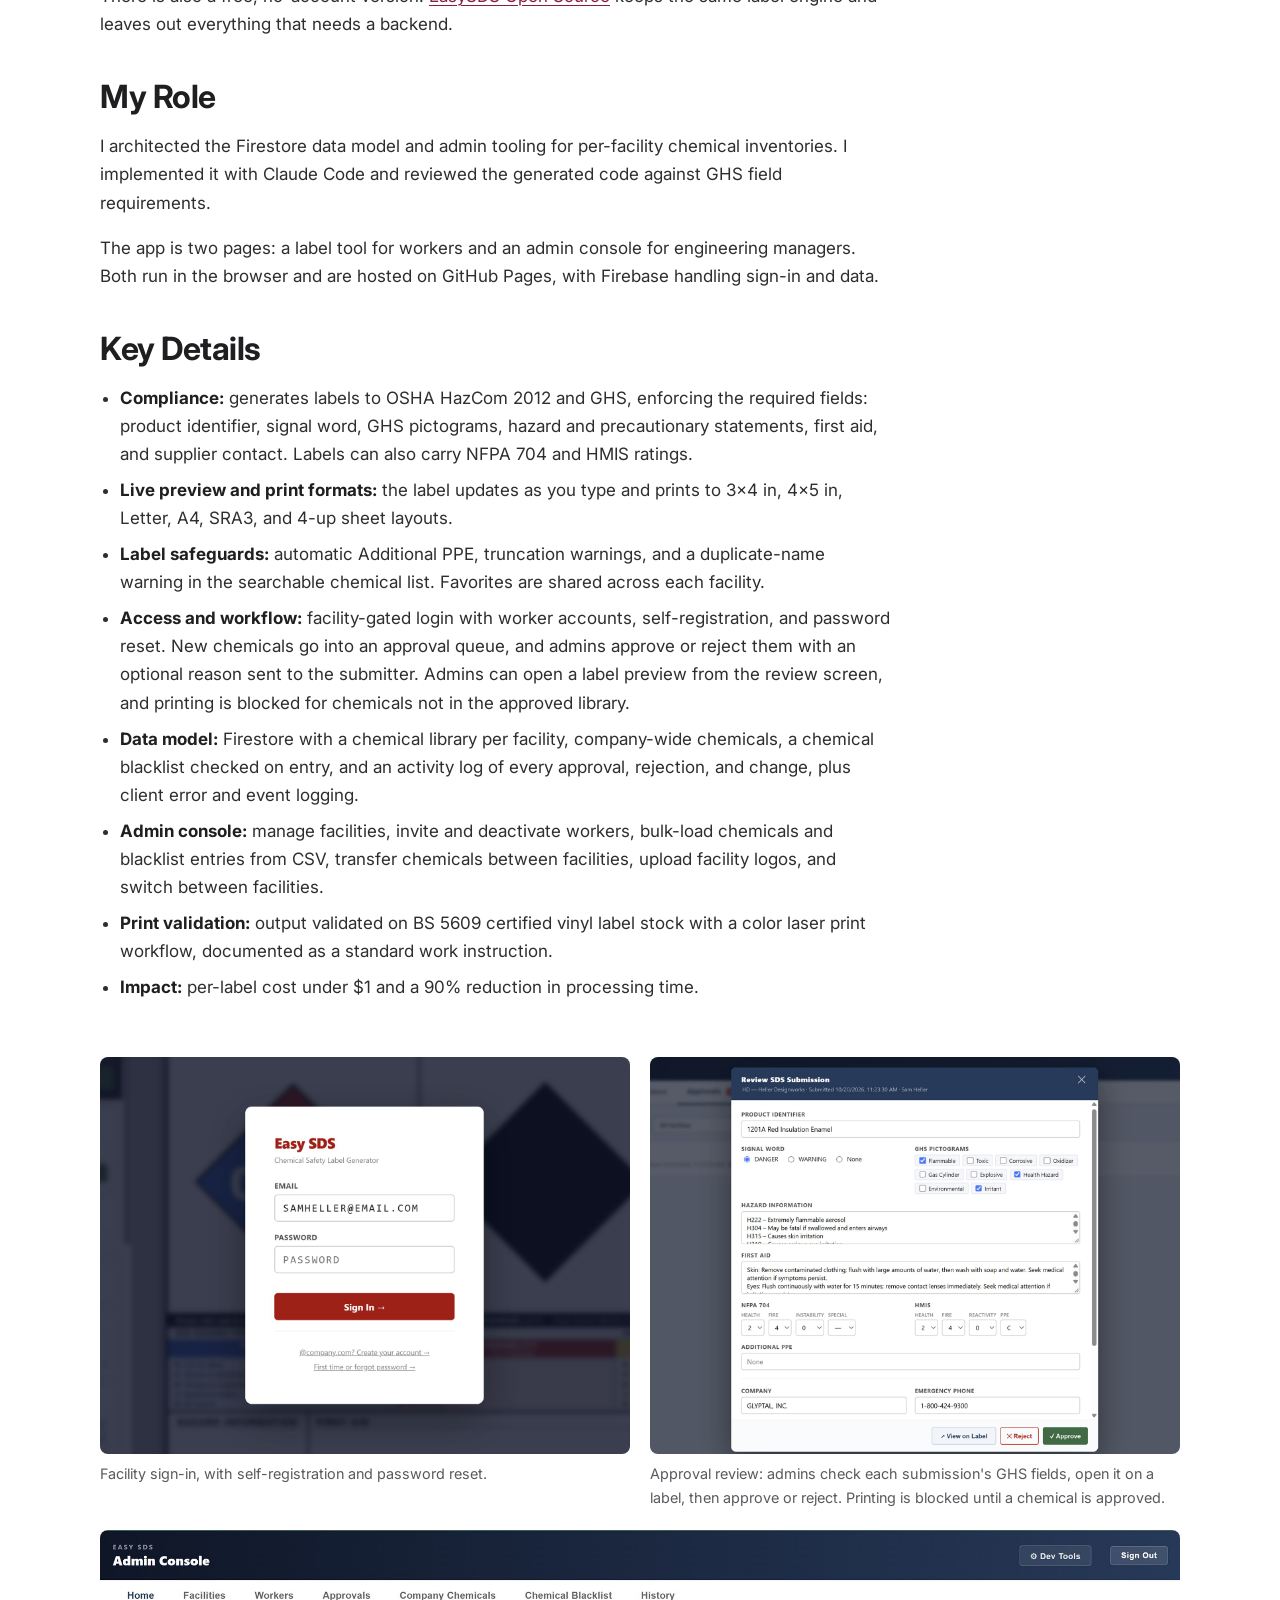
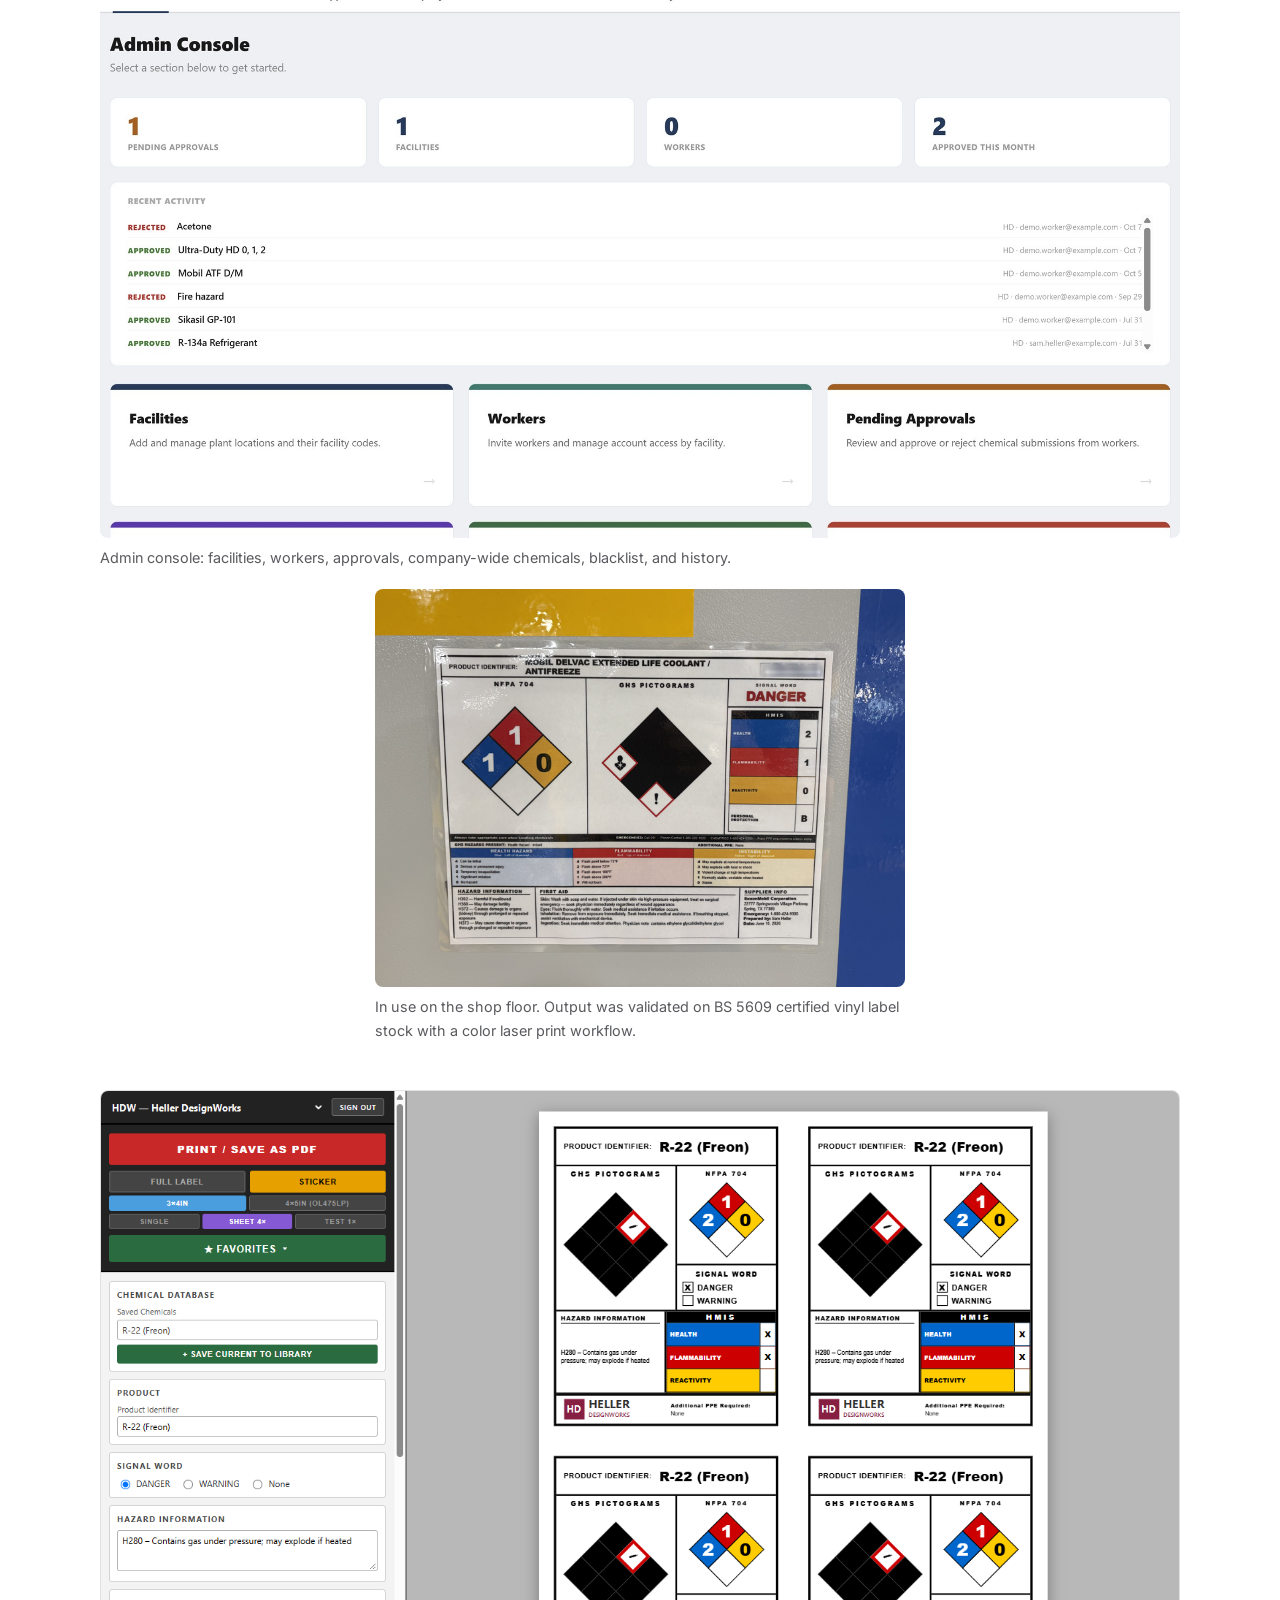
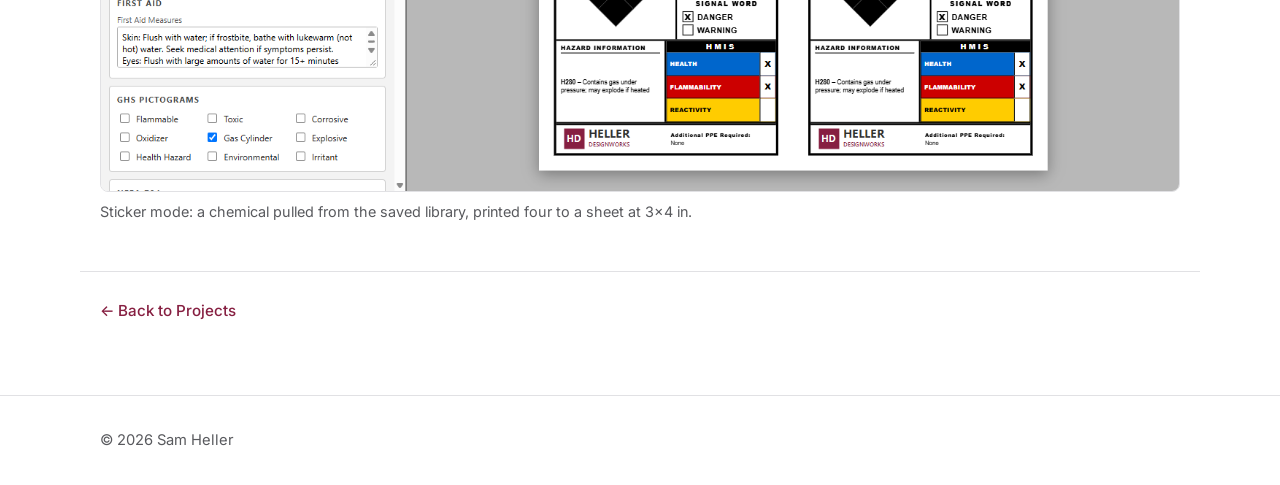
<file: projects/easysds.html>
<!DOCTYPE html>
<html lang="en">
<head>
  <meta charset="utf-8">
  <meta name="viewport" content="width=device-width, initial-scale=1">
  <title>EasySDS: Chemical Label Generator | Sam Heller</title>
  <meta name="description" content="EasySDS is a Firebase-backed web app that generates OSHA HazCom 2012 and GHS compliant chemical labels, started during Sam Heller's Summer 2026 internship at Rhenus Automotive.">
  <meta property="og:type" content="article">
  <meta property="og:title" content="EasySDS: Chemical Label Generator | Sam Heller">
  <meta property="og:description" content="Firebase-backed web app that generates OSHA HazCom 2012 and GHS compliant chemical labels.">
  <meta property="og:image" content="https://sam-j-heller.github.io/PersonalPortfolio/images/easysds/full-label.png">
  <meta property="og:url" content="https://sam-j-heller.github.io/PersonalPortfolio/projects/easysds.html">
  <link rel="icon" href="../favicon.svg" type="image/svg+xml">
  <link rel="preconnect" href="https://fonts.googleapis.com">
  <link rel="preconnect" href="https://fonts.gstatic.com" crossorigin>
  <link rel="stylesheet" href="https://fonts.googleapis.com/css2?family=Inter:wght@400;500;600;700&amp;display=swap">
  <link rel="stylesheet" href="../css/style.css">
  <script src="../js/main.js"></script>
</head>
<body>
  <a class="skip-link" href="#main">Skip to content</a>

  <header class="site-header">
    <div class="container nav-bar">
      <a class="brand" href="../index.html">Sam Heller</a>
      <button class="nav-toggle" type="button" aria-expanded="false" aria-controls="site-nav">
        <span class="visually-hidden">Menu</span>
        <span class="nav-toggle-bar" aria-hidden="true"></span>
      </button>
      <nav id="site-nav" class="site-nav" aria-label="Main">
        <ul>
          <li><a href="../index.html#projects">Projects</a></li>
          <li><a href="../index.html#about">About</a></li>
          <li><a href="../resume/Sam_Heller_Resume.pdf" target="_blank" rel="noopener">Resume</a></li>
          <li><a href="../index.html#contact">Contact</a></li>
        </ul>
      </nav>
    </div>
  </header>

  <main id="main">
    <article>
      <header class="container project-head">
        <a class="back-link" href="../index.html#projects">&larr; All projects</a>
        <h1>EasySDS</h1>
        <p class="lede">A Firebase-backed web app that generates OSHA HazCom 2012 and GHS compliant chemical labels.</p>
        <dl class="facts">
          <div><dt>Role</dt><dd>Architect and developer</dd></div>
          <div><dt>Timeframe</dt><dd>May 2026 to present</dd></div>
          <div><dt>Where</dt><dd>Started at Rhenus Automotive, Salem, VA</dd></div>
          <div><dt>Tools</dt><dd>JavaScript, HTML/CSS, Firebase Auth, Firestore, GitHub Pages, Claude Code</dd></div>
        </dl>
        <div class="btn-row">
          <a class="btn btn-primary" href="https://github.com/sam-j-heller/SDSLabelGenerator" target="_blank" rel="noopener">View on GitHub</a>
        </div>
      </header>

      <div class="container project-hero">
        <div class="cover">
          <img class="screenshot" src="../images/easysds/full-label.png" alt="EasySDS label editor with fields for product, signal word, hazard information, first aid, and GHS pictograms, next to a live preview of a full letter-size label with NFPA 704, GHS pictogram, signal word, and HMIS blocks" width="1476" height="959">
          <span class="cover-banner" aria-hidden="true">EasySDS Company Edition</span>
        </div>
      </div>

      <div class="container">
        <div class="prose">
          <section aria-labelledby="overview">
            <h2 id="overview">Overview</h2>
            <p>EasySDS started during my Summer 2026 Mechanical Engineering internship at Rhenus Automotive in Salem, VA, as an automated chemical labeling compliance tool that enforces required GHS/OSHA fields. It cut per-label cost to under $1 and processing time by 90%.</p>
            <p>It is now a Firebase-backed web app that generates OSHA HazCom 2012 and GHS compliant chemical labels, with facility-gated login, an approval queue, and multiple print formats.</p>
            <p>There is also a free, no-account version: <a href="easysds-open-source.html">EasySDS Open Source</a> keeps the same label engine and leaves out everything that needs a backend.</p>
          </section>

          <section aria-labelledby="role">
            <h2 id="role">My Role</h2>
            <p>I architected the Firestore data model and admin tooling for per-facility chemical inventories. I implemented it with Claude Code and reviewed the generated code against GHS field requirements.</p>
            <p>The app is two pages: a label tool for workers and an admin console for engineering managers. Both run in the browser and are hosted on GitHub Pages, with Firebase handling sign-in and data.</p>
          </section>

          <section aria-labelledby="details">
            <h2 id="details">Key Details</h2>
            <ul>
              <li><strong>Compliance:</strong> generates labels to OSHA HazCom 2012 and GHS, enforcing the required fields: product identifier, signal word, GHS pictograms, hazard and precautionary statements, first aid, and supplier contact. Labels can also carry NFPA 704 and HMIS ratings.</li>
              <li><strong>Live preview and print formats:</strong> the label updates as you type and prints to 3&times;4 in, 4&times;5 in, Letter, A4, SRA3, and 4-up sheet layouts.</li>
              <li><strong>Label safeguards:</strong> automatic Additional PPE, truncation warnings, and a duplicate-name warning in the searchable chemical list. Favorites are shared across each facility.</li>
              <li><strong>Access and workflow:</strong> facility-gated login with worker accounts, self-registration, and password reset. New chemicals go into an approval queue, and admins approve or reject them with an optional reason sent to the submitter. Admins can open a label preview from the review screen, and printing is blocked for chemicals not in the approved library.</li>
              <li><strong>Data model:</strong> Firestore with a chemical library per facility, company-wide chemicals, a chemical blacklist checked on entry, and an activity log of every approval, rejection, and change, plus client error and event logging.</li>
              <li><strong>Admin console:</strong> manage facilities, invite and deactivate workers, bulk-load chemicals and blacklist entries from CSV, transfer chemicals between facilities, upload facility logos, and switch between facilities.</li>
              <li><strong>Print validation:</strong> output validated on BS 5609 certified vinyl label stock with a color laser print workflow, documented as a standard work instruction.</li>
              <li><strong>Impact:</strong> per-label cost under $1 and a 90% reduction in processing time.</li>
            </ul>
          </section>
        </div>

        <h2 class="visually-hidden">Gallery</h2>
        <div class="gallery">
          <figure>
            <img class="ratio-4x3" src="../images/easysds/gallery-1.jpg" alt="EasySDS sign-in screen with email and password fields, a link to create an account with a company email, and a password reset link" loading="lazy" width="1600" height="1200">
            <figcaption>Facility sign-in, with self-registration and password reset.</figcaption>
          </figure>
          <figure>
            <img class="ratio-4x3" src="../images/easysds/gallery-2.jpg" alt="EasySDS Review SDS Submission screen for 1201A Red Insulation Enamel, showing signal word, GHS pictograms, hazard statements, first aid, and NFPA and HMIS ratings, with View on Label, Reject, and Approve buttons" loading="lazy" width="1600" height="1200">
            <figcaption>Approval review: admins check each submission's GHS fields, open it on a label, then approve or reject. Printing is blocked until a chemical is approved.</figcaption>
          </figure>
          <figure class="wide">
            <img class="ratio-16x9" src="../images/easysds/gallery-3.jpg" alt="EasySDS Admin Console home with tabs for Facilities, Workers, Approvals, Company Chemicals, Chemical Blacklist, and History, summary counts, and a recent activity list of approved and rejected chemicals" loading="lazy" width="2000" height="1125">
            <figcaption>Admin console: facilities, workers, approvals, company-wide chemicals, blacklist, and history.</figcaption>
          </figure>
          <figure class="solo">
            <img class="ratio-4x3" src="../images/easysds/gallery-4.jpg" alt="Printed EasySDS label for Mobil Delvac Extended Life Coolant posted on equipment on the shop floor, showing the NFPA 704 diamond, GHS pictograms, DANGER signal word, HMIS ratings, hazard statements, first aid, and supplier info" loading="lazy" width="1600" height="1200">
            <figcaption>In use on the shop floor. Output was validated on BS 5609 certified vinyl label stock with a color laser print workflow.</figcaption>
          </figure>
        </div>

        <figure class="figure-wide">
          <img class="screenshot" src="../images/easysds/sticker-sheet.png" alt="EasySDS in sticker mode with a 3 by 4 inch, 4-up sheet layout, showing four identical R-22 labels with GHS pictogram, NFPA 704 diamond, signal word, hazard statement, and HMIS ratings" loading="lazy" width="1477" height="958">
          <figcaption>Sticker mode: a chemical pulled from the saved library, printed four to a sheet at 3&times;4 in.</figcaption>
        </figure>
      </div>

      <div class="container project-foot">
        <a class="back-link" href="../index.html#projects">&larr; Back to Projects</a>
      </div>
    </article>
  </main>

  <footer class="site-footer">
    <div class="container">
      <p>&copy; 2026 Sam Heller</p>
    </div>
  </footer>
</body>
</html>
</file>
<file: css/style.css>
/* ==========================================================================
   Sam Heller portfolio: shared stylesheet
   ========================================================================== */

:root {
  --maroon: #861F41;        /* Chicago Maroon: primary accent */
  --maroon-dark: #6a1833;
  --orange: #E5751F;        /* Burnt Orange: small highlights only */
  --orange-tint: #fdf0e6;
  --text: #2e2e30;
  --muted: #595a5e;
  --bg: #ffffff;
  --bg-alt: #f5f5f6;
  --border: #e1e1e4;
  --ph-bg: #e8e8eb;
  --radius: 8px;
  --max: 1120px;
  --header-h: 64px;
  --font: "Inter", system-ui, -apple-system, "Segoe UI", Roboto, Helvetica, Arial, sans-serif;
}

*,
*::before,
*::after { box-sizing: border-box; }

html {
  scroll-behavior: smooth;
  -webkit-text-size-adjust: 100%;
}

@media (prefers-reduced-motion: reduce) {
  html { scroll-behavior: auto; }
  *, *::before, *::after { transition: none !important; }
}

body {
  margin: 0;
  font-family: var(--font);
  font-size: 1.0625rem;
  line-height: 1.65;
  color: var(--text);
  background: var(--bg);
  overflow-x: hidden;
}

img { max-width: 100%; display: block; }

h1, h2, h3 {
  line-height: 1.2;
  color: #1f1f21;
  margin: 0 0 0.5em;
  letter-spacing: -0.015em;
}
h1 { font-size: clamp(2.1rem, 5vw, 3.25rem); font-weight: 700; }
h2 { font-size: clamp(1.5rem, 3vw, 2rem); font-weight: 700; }
h3 { font-size: 1.2rem; font-weight: 600; }

p { margin: 0 0 1em; }

a {
  color: var(--maroon);
  text-decoration-thickness: 1px;
  text-underline-offset: 3px;
}
a:hover { text-decoration-color: var(--orange); text-decoration-thickness: 2px; }

:focus-visible {
  outline: 3px solid var(--maroon);
  outline-offset: 3px;
  border-radius: 2px;
}

.container {
  width: 100%;
  max-width: var(--max);
  margin: 0 auto;
  padding: 0 1.25rem;
}

.visually-hidden {
  position: absolute !important;
  width: 1px; height: 1px;
  padding: 0; margin: -1px;
  overflow: hidden; clip: rect(0 0 0 0);
  white-space: nowrap; border: 0;
}

.skip-link {
  position: absolute;
  left: 1rem; top: -100px;
  z-index: 100;
  background: var(--maroon);
  color: #fff;
  padding: 0.6rem 1rem;
  border-radius: var(--radius);
}
.skip-link:focus { top: 0.75rem; }

/* ---------- Header / nav ---------- */

.site-header {
  position: sticky;
  top: 0;
  z-index: 50;
  background: rgba(255, 255, 255, 0.96);
  border-bottom: 1px solid var(--border);
}

.nav-bar {
  display: flex;
  align-items: center;
  justify-content: space-between;
  min-height: var(--header-h);
  gap: 1rem;
}

.brand {
  font-weight: 700;
  font-size: 1.15rem;
  color: #1f1f21;
  text-decoration: none;
  letter-spacing: -0.01em;
}
.brand:hover { color: var(--maroon); }

.site-nav ul {
  list-style: none;
  margin: 0;
  padding: 0;
  display: flex;
  flex-wrap: wrap;
  gap: 0.25rem 1.75rem;
}

.site-nav a {
  position: relative;
  display: inline-block;
  padding: 0.35rem 0;
  color: var(--text);
  font-weight: 500;
  font-size: 0.98rem;
  text-decoration: none;
}
.site-nav a::after {
  content: "";
  position: absolute;
  left: 0; right: 0; bottom: 0;
  height: 2px;
  background: var(--maroon);
  transform: scaleX(0);
  transform-origin: left;
  transition: transform 0.2s ease;
}
.site-nav a:hover { color: var(--maroon); }
.site-nav a:hover::after,
.site-nav a:focus-visible::after { transform: scaleX(1); }

.nav-toggle {
  display: none;
  align-items: center;
  justify-content: center;
  width: 44px; height: 44px;
  padding: 0;
  background: transparent;
  border: 1px solid var(--border);
  border-radius: var(--radius);
  cursor: pointer;
}
.nav-toggle-bar,
.nav-toggle-bar::before,
.nav-toggle-bar::after {
  display: block;
  width: 20px; height: 2px;
  background: var(--text);
  border-radius: 1px;
  transition: transform 0.2s ease, background 0.2s ease;
}
.nav-toggle-bar { position: relative; }
.nav-toggle-bar::before,
.nav-toggle-bar::after { content: ""; position: absolute; left: 0; }
.nav-toggle-bar::before { top: -6px; }
.nav-toggle-bar::after { top: 6px; }
.nav-toggle[aria-expanded="true"] .nav-toggle-bar { background: transparent; }
.nav-toggle[aria-expanded="true"] .nav-toggle-bar::before { transform: translateY(6px) rotate(45deg); }
.nav-toggle[aria-expanded="true"] .nav-toggle-bar::after { transform: translateY(-6px) rotate(-45deg); }

@media (max-width: 720px) {
  /* The .js class is added by main.js; without JS the nav simply wraps. */
  .js .nav-toggle { display: inline-flex; }
  .js .site-nav {
    display: none;
    position: absolute;
    top: 100%; left: 0; right: 0;
    background: #fff;
    border-bottom: 1px solid var(--border);
    box-shadow: 0 8px 16px rgba(0, 0, 0, 0.06);
  }
  .js .site-nav.is-open { display: block; }
  .js .site-nav ul {
    flex-direction: column;
    gap: 0;
    padding: 0.5rem 1.25rem 1rem;
  }
  .js .site-nav a { display: block; padding: 0.75rem 0; }
  .js .site-nav li + li { border-top: 1px solid var(--border); }
  .js .site-nav a::after { display: none; }
}

/* ---------- Buttons ---------- */

.btn {
  display: inline-flex;
  align-items: center;
  gap: 0.5rem;
  padding: 0.75rem 1.35rem;
  border-radius: var(--radius);
  border: 2px solid var(--maroon);
  font-weight: 600;
  font-size: 1rem;
  line-height: 1.2;
  text-decoration: none;
  transition: background 0.15s ease, color 0.15s ease, border-color 0.15s ease;
}
.btn-primary { background: var(--maroon); color: #fff; }
.btn-primary:hover { background: var(--maroon-dark); border-color: var(--orange); }
.btn-secondary { background: transparent; color: var(--maroon); }
.btn-secondary:hover { background: var(--orange-tint); border-color: var(--orange); }

.btn-row { display: flex; flex-wrap: wrap; gap: 0.75rem; }

/* ---------- Sections ---------- */

.section { padding: 4.5rem 0; scroll-margin-top: var(--header-h); }
.section-alt { background: var(--bg-alt); }

.section-head { margin-bottom: 2rem; }
.section-head h2::after {
  content: "";
  display: block;
  width: 48px; height: 3px;
  margin-top: 0.6rem;
  background: var(--maroon);
  border-radius: 2px;
}
.section-head p { color: var(--muted); max-width: 60ch; margin-top: 0.75rem; }

.subsection { margin-top: 3.5rem; }
.subsection h3 { font-size: 1.3rem; }

/* ---------- Hero ---------- */

.hero {
  padding: 6rem 0 5rem;
  background: var(--bg-alt);
  border-bottom: 1px solid var(--border);
}
.hero-eyebrow {
  color: var(--maroon);
  font-weight: 600;
  font-size: 0.95rem;
  letter-spacing: 0.06em;
  text-transform: uppercase;
  margin-bottom: 0.75rem;
}
.hero h1 { margin-bottom: 0.4em; }
.hero-tagline {
  font-size: clamp(1.1rem, 2.2vw, 1.35rem);
  color: var(--muted);
  max-width: 44ch;
  margin-bottom: 2rem;
}

/* ---------- Image placeholders + media ---------- */
/* A placeholder (.ph) and its replacement <img> share the same ratio class,
   so swapping one for the other does not change the layout. */

.ratio-16x9 { aspect-ratio: 16 / 9; }
.ratio-3x2  { aspect-ratio: 3 / 2; }
.ratio-4x3  { aspect-ratio: 4 / 3; }
.ratio-4x5  { aspect-ratio: 4 / 5; }

img.ratio-16x9, img.ratio-3x2, img.ratio-4x3, img.ratio-4x5 {
  width: 100%;
  height: auto;
  object-fit: cover;
  background: var(--ph-bg);
}

.ph {
  width: 100%;
  display: flex;
  flex-direction: column;
  align-items: center;
  justify-content: center;
  gap: 0.35rem;
  padding: 1rem;
  text-align: center;
  color: var(--muted);
  font-size: 0.95rem;
  font-weight: 500;
  background:
    repeating-linear-gradient(135deg, transparent 0 14px, rgba(0, 0, 0, 0.025) 14px 28px),
    var(--ph-bg);
  border: 1px dashed #c4c4ca;
}
.ph code {
  font-size: 0.8rem;
  font-weight: 400;
  color: #6b6b70;
  word-break: break-all;
}

/* Cover with a banner drawn across it in code (EasySDS Open Source),
   so one screenshot can serve two projects. Works over a .ph or an <img>. */
.cover { position: relative; overflow: hidden; }
.project-hero .cover { border-radius: var(--radius); }
/* Project hero as a video (DockBloxx): poster frame until played. */
.hero-video {
  display: block;
  width: 100%;
  height: auto;
  background: #fff;
  border: 1px solid var(--border);
  border-radius: var(--radius);
}
.project-hero .figure-wide { margin: 0; }

/* "All my own work" callout, used where company products could be mistaken
   for company-made renders. */
.credit-note {
  max-width: 72ch;
  margin: 2rem 0 0;
  padding: 0.85rem 1.1rem;
  background: var(--orange-tint);
  border-left: 3px solid var(--maroon);
  border-radius: var(--radius);
  font-size: 0.98rem;
}
.cover-banner {
  position: absolute;
  left: 0; right: 0; bottom: 12%;
  padding: 0.55em 1em;
  background: rgba(134, 31, 65, 0.94);
  border-top: 3px solid var(--orange);
  color: #fff;
  font-weight: 700;
  font-size: clamp(0.95rem, 2.6vw, 1.6rem);
  letter-spacing: 0.02em;
  text-align: center;
  pointer-events: none;
}
.card .cover-banner { font-size: 1rem; }

/* ---------- Project cards ---------- */

.card-grid {
  display: grid;
  grid-template-columns: repeat(auto-fill, minmax(min(100%, 300px), 1fr));
  gap: 1.5rem;
}

.card {
  position: relative;
  display: flex;
  flex-direction: column;
  background: #fff;
  border: 1px solid var(--border);
  border-radius: var(--radius);
  overflow: hidden;
  transition: box-shadow 0.2s ease, transform 0.2s ease, border-color 0.2s ease;
}
.card:hover {
  border-color: var(--orange);
  box-shadow: 0 10px 24px rgba(0, 0, 0, 0.08);
  transform: translateY(-2px);
}
.card:focus-within { outline: 3px solid var(--maroon); outline-offset: 3px; }
.card .ph, .card img { border: 0; border-bottom: 1px solid var(--border); }

.card-body { padding: 1.25rem 1.25rem 1.4rem; display: flex; flex-direction: column; flex: 1; }
.card-body h3 { margin-bottom: 0.4rem; }
.card-body p { color: var(--muted); font-size: 0.98rem; flex: 1; }

.card-link { color: #1f1f21; text-decoration: none; }
.card-link:focus-visible { outline: none; }
/* Makes the whole card clickable while keeping a single link in the markup. */
.card-link::after { content: ""; position: absolute; inset: 0; }
.card:hover .card-link { color: var(--maroon); }

.card-grid-small { grid-template-columns: repeat(auto-fill, minmax(min(100%, 300px), 360px)); }

/* ---------- Tags ---------- */

.tags {
  list-style: none;
  margin: 0;
  padding: 0;
  display: flex;
  flex-wrap: wrap;
  gap: 0.4rem;
}
.tags li {
  font-size: 0.78rem;
  font-weight: 500;
  color: #4a2a17;
  background: var(--orange-tint);
  border: 1px solid #f6d3b6;
  padding: 0.15rem 0.6rem;
  border-radius: 999px;
}

/* ---------- Skills ---------- */

.skills-grid {
  display: grid;
  grid-template-columns: repeat(auto-fill, minmax(min(100%, 240px), 1fr));
  gap: 1rem;
}
.skill-group {
  background: #fff;
  border: 1px solid var(--border);
  border-left: 3px solid var(--maroon);
  border-radius: var(--radius);
  padding: 1rem 1.15rem;
}
.skill-group h3 {
  font-size: 0.85rem;
  text-transform: uppercase;
  letter-spacing: 0.06em;
  color: var(--maroon);
  margin-bottom: 0.35rem;
}
.skill-group p { margin: 0; font-size: 0.98rem; }

/* ---------- About ---------- */
/* The photo floats left so the bio wraps around it and continues full width
   below it. max-width keeps the full-width lines readable. */

.about-grid {
  display: flow-root;
  max-width: 940px;
}
.about-grid img {
  float: left;
  width: 340px;
  margin: 0.35rem 2.5rem 1.25rem 0;
  border-radius: var(--radius);
}

@media (max-width: 720px) {
  .about-grid img { float: none; width: 100%; max-width: 280px; margin: 0 0 1.75rem; }
}

/* ---------- Contact ---------- */

.contact-list {
  list-style: none;
  margin: 0;
  padding: 0;
  display: grid;
  grid-template-columns: repeat(auto-fill, minmax(min(100%, 260px), 1fr));
  gap: 1rem;
}
.contact-list li {
  background: #fff;
  border: 1px solid var(--border);
  border-radius: var(--radius);
  padding: 1rem 1.15rem;
}
.contact-label {
  display: block;
  font-size: 0.8rem;
  font-weight: 600;
  text-transform: uppercase;
  letter-spacing: 0.06em;
  color: var(--muted);
}
.contact-list a { font-weight: 500; word-break: break-word; }

/* ---------- Footer ---------- */

.site-footer {
  border-top: 1px solid var(--border);
  padding: 2rem 0;
  color: var(--muted);
  font-size: 0.92rem;
}
.site-footer p { margin: 0; }

/* ---------- Project pages ---------- */

.project-head { padding-block: 3rem 2rem; }
.back-link {
  display: inline-block;
  margin-bottom: 1.5rem;
  font-weight: 500;
  font-size: 0.95rem;
  text-decoration: none;
}
.back-link:hover { text-decoration: underline; text-decoration-color: var(--orange); }

.lede {
  font-size: clamp(1.1rem, 2vw, 1.3rem);
  color: var(--muted);
  max-width: 60ch;
}

.facts {
  display: grid;
  grid-template-columns: repeat(auto-fit, minmax(min(100%, 200px), 1fr));
  gap: 1rem 2rem;
  margin: 2rem 0 0;
  padding: 1.25rem 0;
  border-top: 1px solid var(--border);
  border-bottom: 1px solid var(--border);
}
.facts dt {
  font-size: 0.78rem;
  font-weight: 600;
  text-transform: uppercase;
  letter-spacing: 0.06em;
  color: var(--maroon);
}
.facts dd { margin: 0.15rem 0 0; font-size: 0.98rem; }

.project-head .btn-row { margin-top: 1.75rem; }

.project-hero .ph, .project-hero img { border-radius: var(--radius); }

/* Screenshots keep their own ratio and get a frame so white UI edges do not
   blend into the page. */
img.screenshot {
  width: 100%;
  height: auto;
  border: 1px solid var(--border);
  border-radius: var(--radius);
}
.figure-wide { margin: 0 0 3rem; }
.figure-wide figcaption { font-size: 0.9rem; color: var(--muted); margin-top: 0.5rem; }

.prose { max-width: 72ch; padding: 3rem 0 1rem; }
.prose section { margin-bottom: 2.5rem; scroll-margin-top: var(--header-h); }
.prose ul { padding-left: 1.25rem; margin: 0 0 1em; }
.prose li { margin-bottom: 0.5rem; }
.prose li strong { color: #1f1f21; }

/* Bracketed "[Add: ...]" notes for Sam to fill in. Search the HTML for "todo". */
.todo {
  background: var(--orange-tint);
  color: #6b3410;
  padding: 0 0.3em;
  border-radius: 3px;
  font-style: italic;
}

/* Comparison tables scroll sideways on their own at phone width. */
.table-wrap { overflow-x: auto; margin: 0 0 1em; }
.compare {
  width: 100%;
  min-width: 560px;
  border-collapse: collapse;
  font-size: 0.95rem;
}
.compare th, .compare td {
  text-align: left;
  vertical-align: top;
  padding: 0.6rem 0.75rem;
  border-bottom: 1px solid var(--border);
}
.compare thead th {
  font-size: 0.78rem;
  text-transform: uppercase;
  letter-spacing: 0.06em;
  color: var(--maroon);
  border-bottom: 2px solid var(--maroon);
}
.compare tbody th { font-weight: 600; color: #1f1f21; white-space: nowrap; }

.gallery {
  display: grid;
  grid-template-columns: repeat(2, minmax(0, 1fr));
  gap: 1.25rem;
  margin: 0 0 3rem;
}
.gallery figure { margin: 0; }
.gallery figure.wide { grid-column: 1 / -1; } /* wide screenshots span both columns */
.gallery figure.solo { /* a lone image on its own row, centered at normal size */
  grid-column: 1 / -1;
  justify-self: center;
  width: calc(50% - 0.625rem);
}
.gallery .ph, .gallery img { border-radius: var(--radius); }
/* Labeled diagrams keep their own ratio so the key is never cropped. */
.gallery img.diagram {
  width: 100%;
  height: auto;
  background: #fff;
  border: 1px solid var(--border);
}
.gallery figcaption { font-size: 0.9rem; color: var(--muted); margin-top: 0.5rem; }

@media (max-width: 600px) {
  .gallery { grid-template-columns: 1fr; }
  .gallery figure.solo { width: 100%; }
  .section { padding: 3.25rem 0; }
  .hero { padding: 4rem 0 3.5rem; }
}

.project-foot {
  border-top: 1px solid var(--border);
  padding-block: 1.5rem 3rem;
}
</file>
